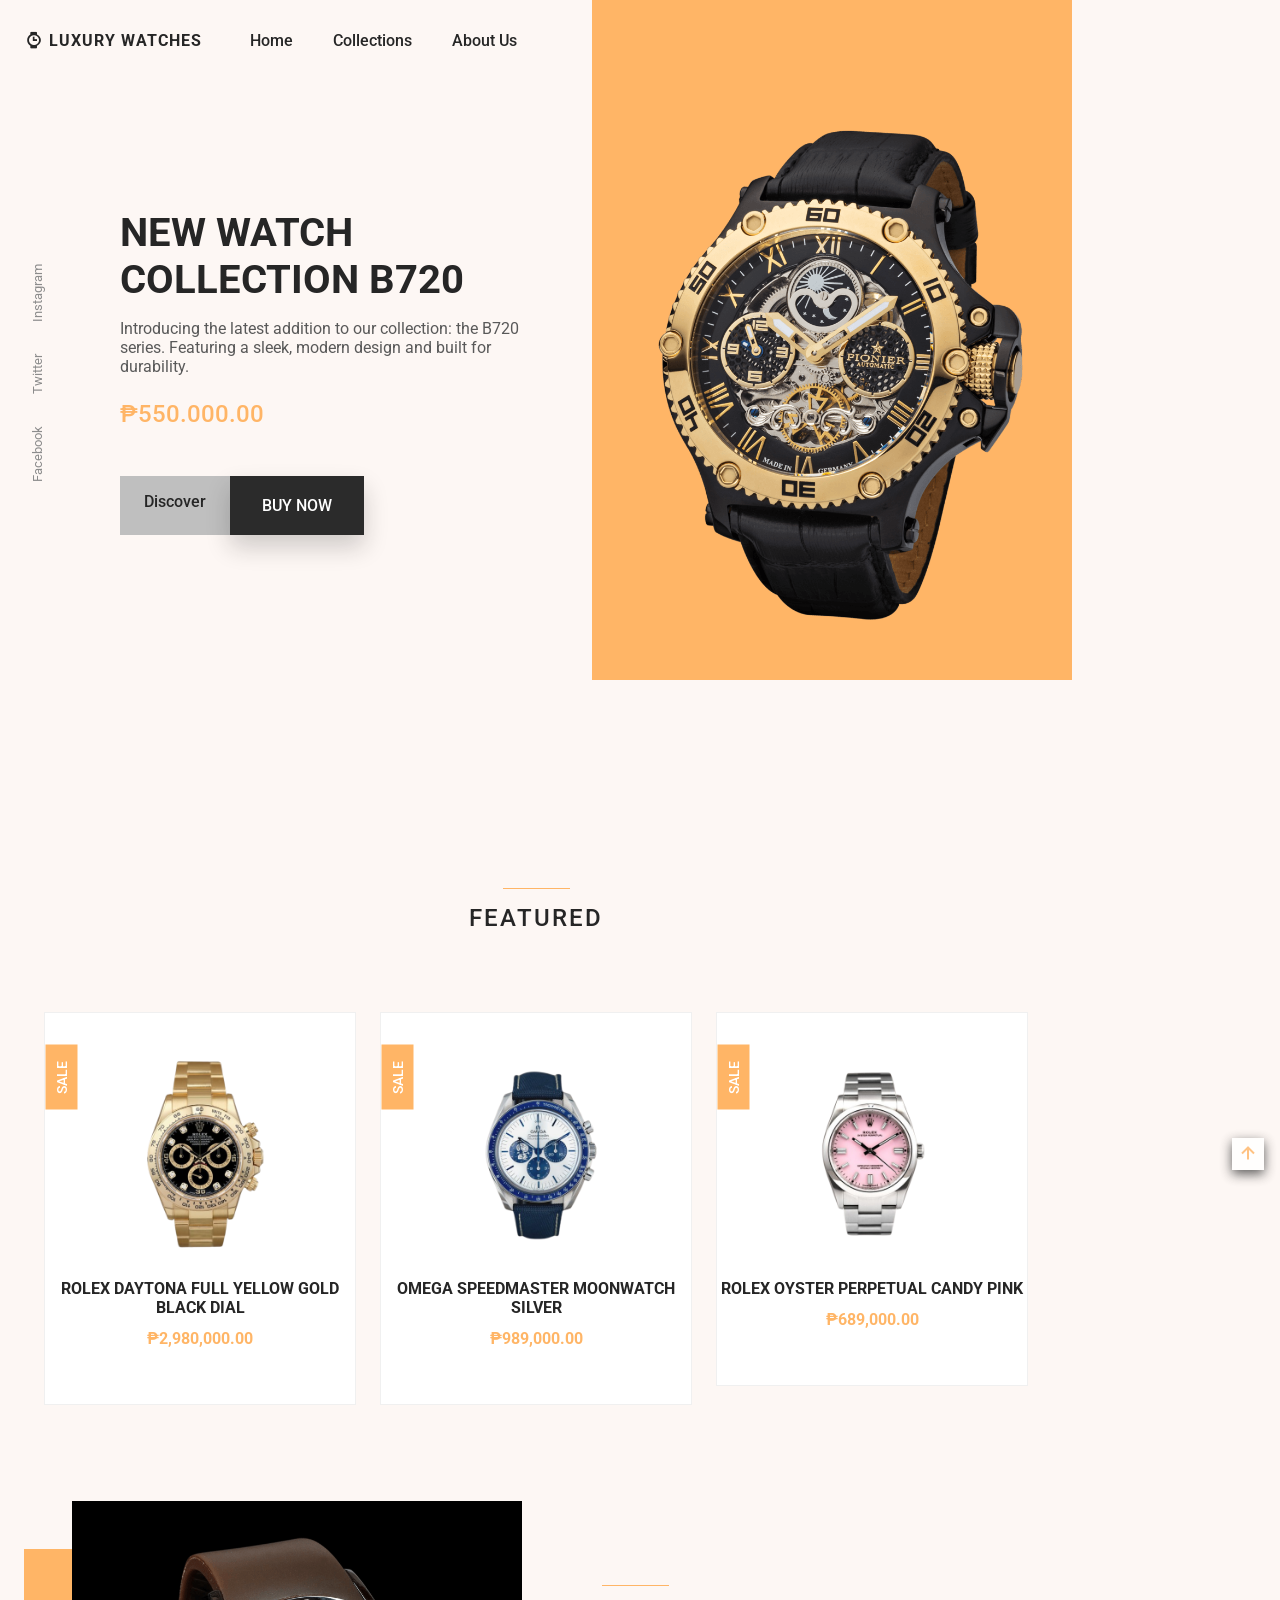
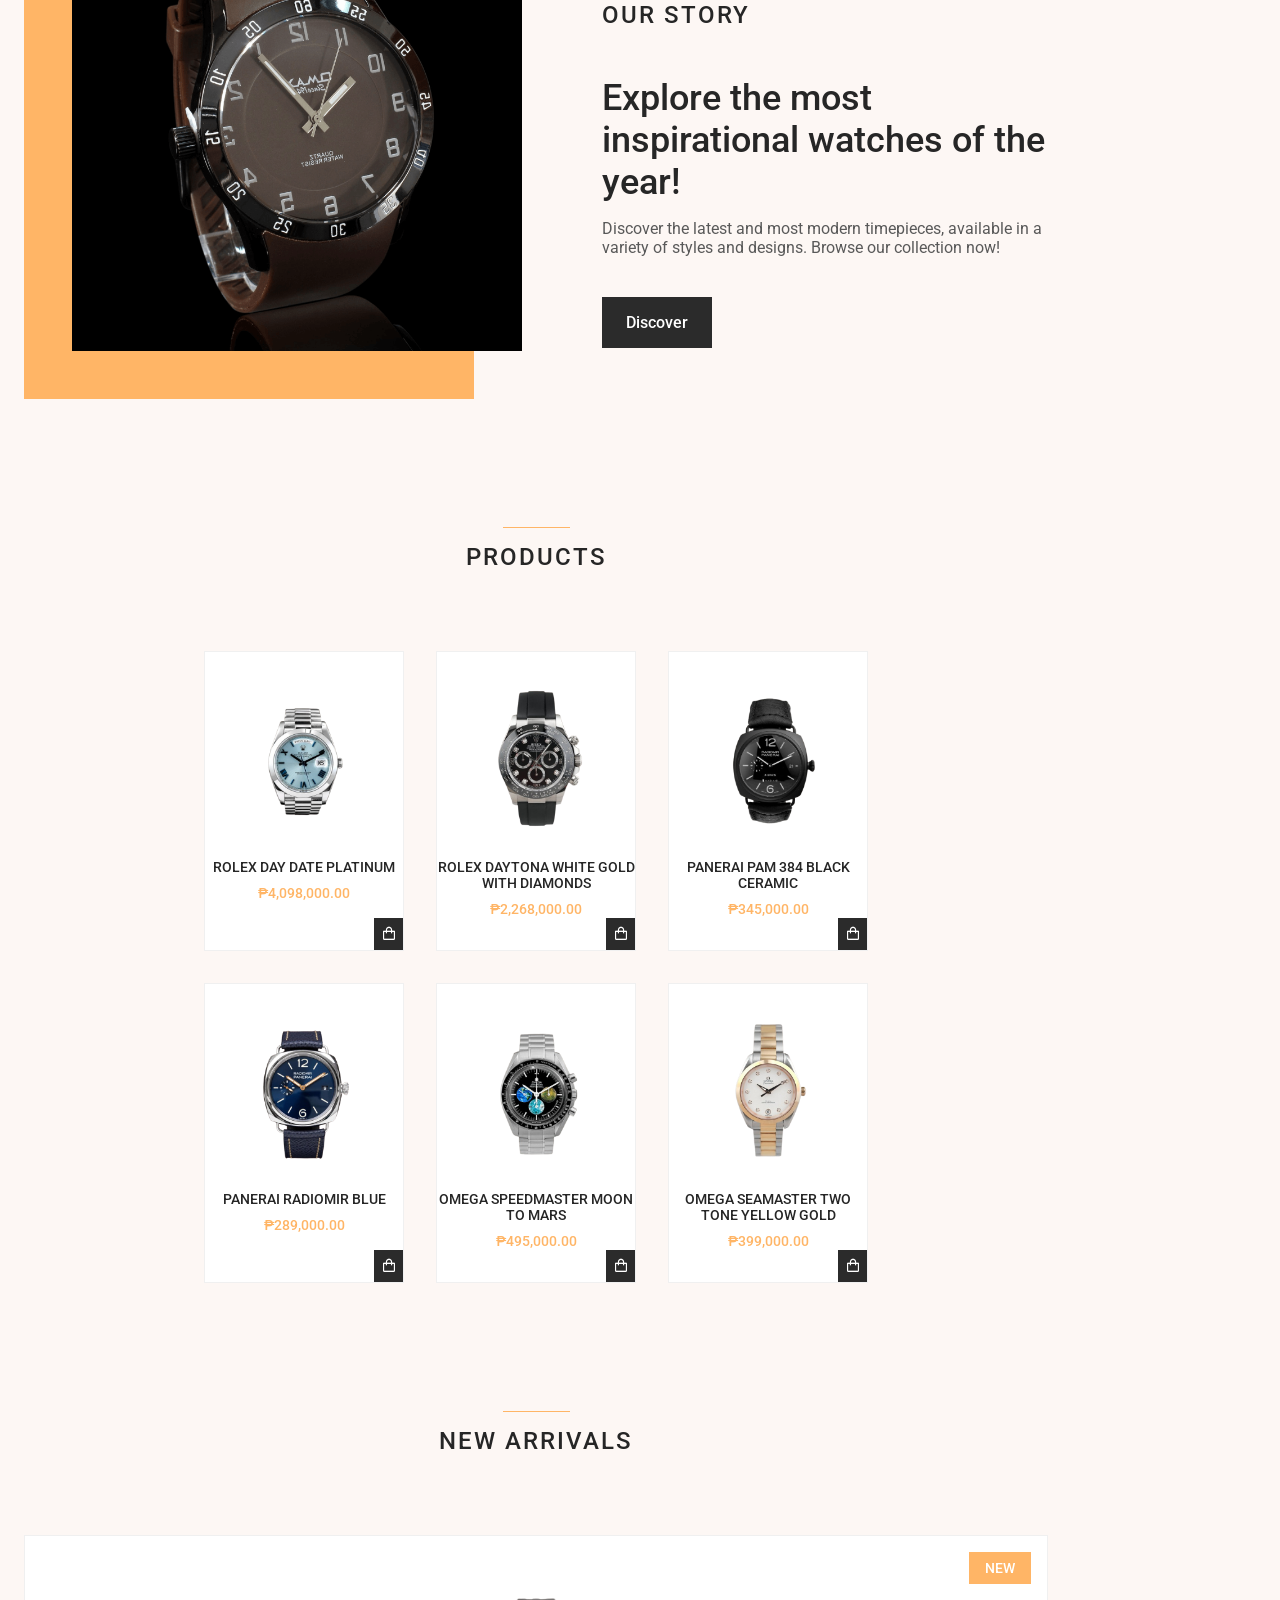
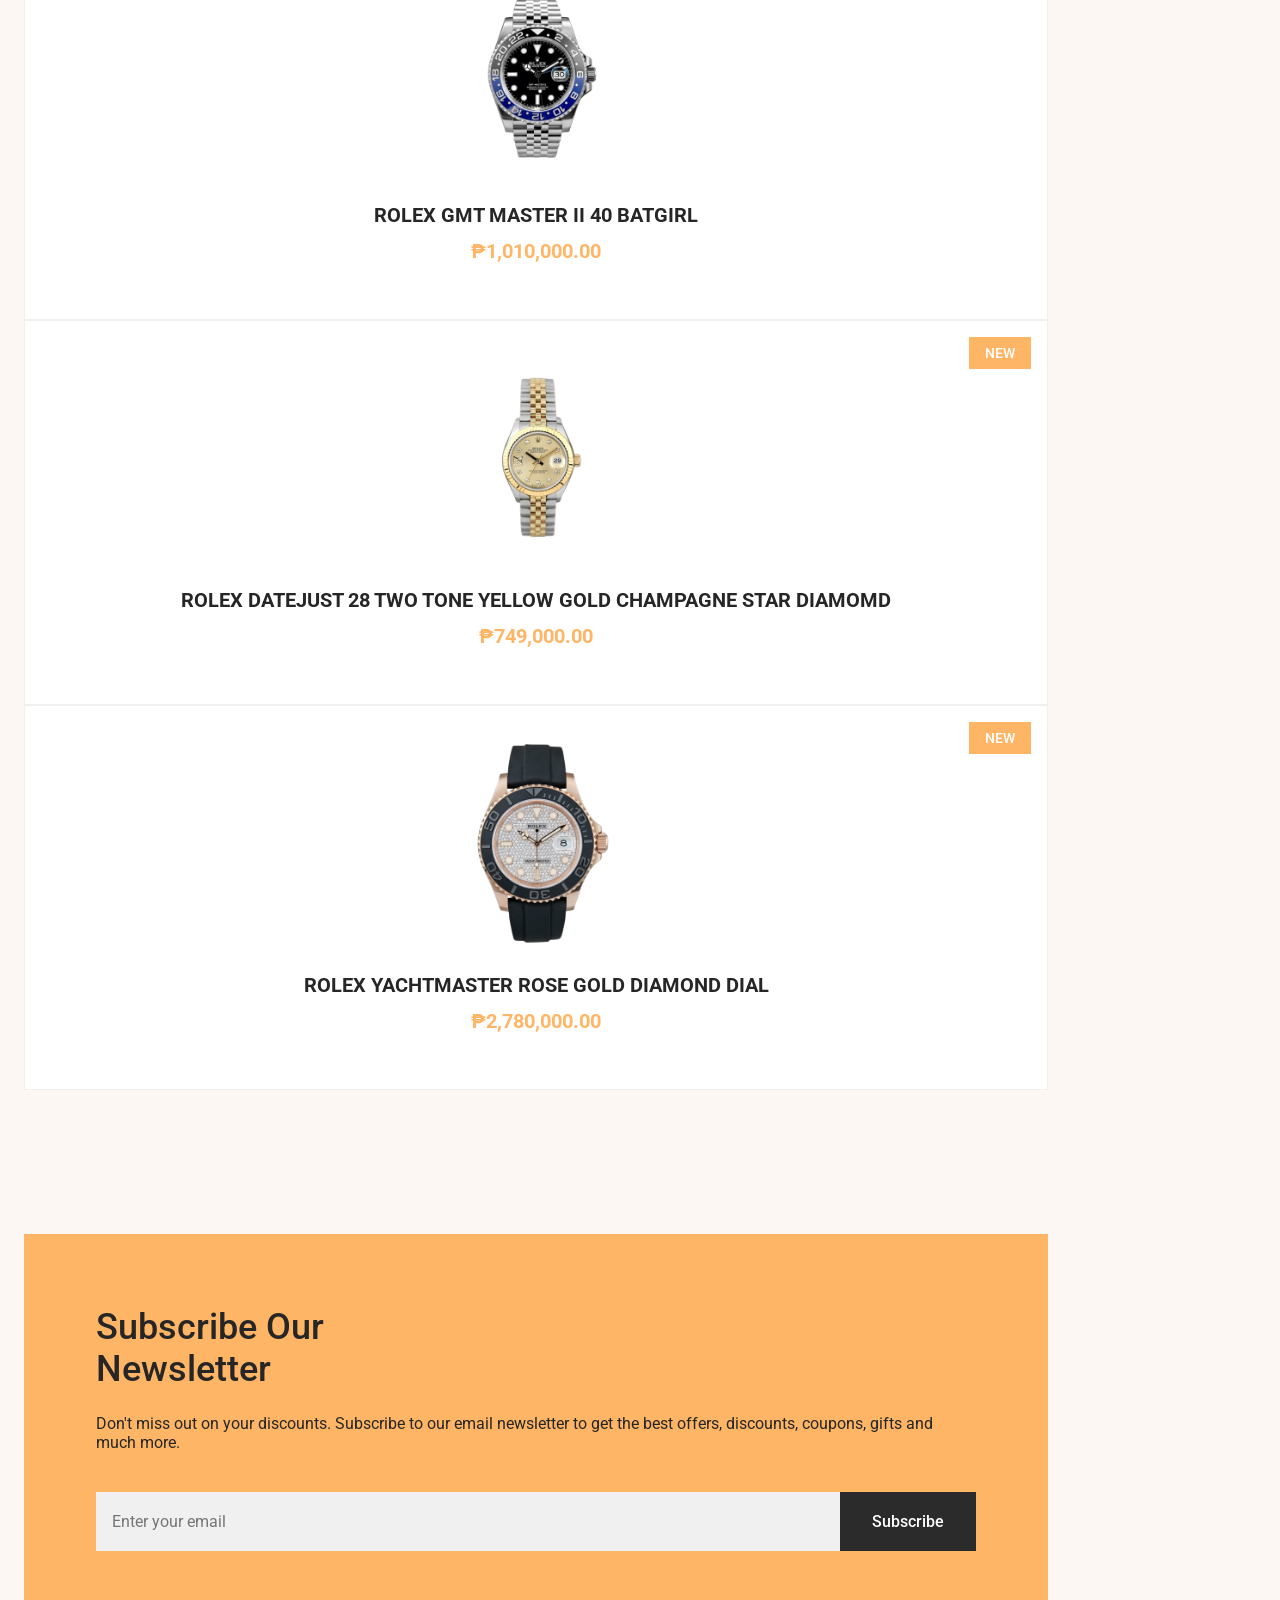
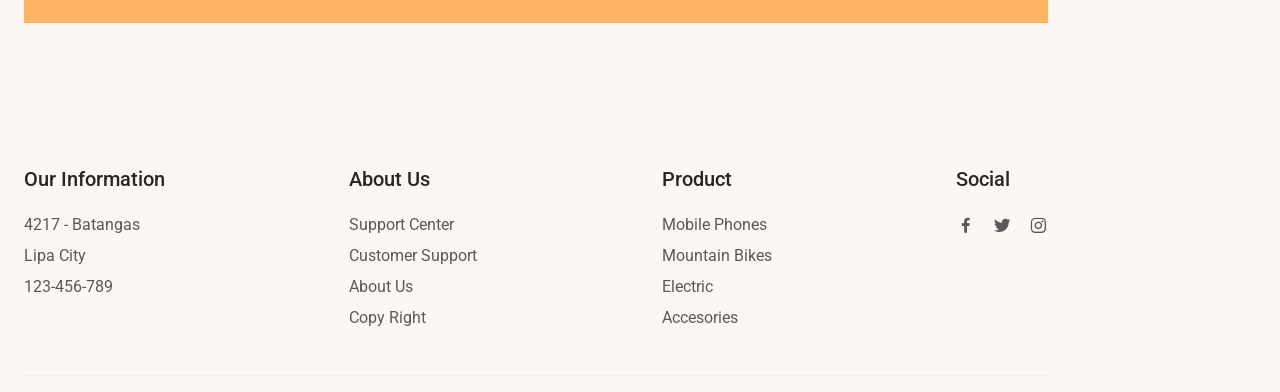
<file: luxury landing page/index.html>
<!DOCTYPE html>
<html lang="en">
<head>
    <meta charset="UTF-8">
        <meta name="viewport" content="width=device-width, initial-scale=1.0">

        <!--======== FAVICON ===============-->
        <link rel="shortcut icon" href="assets/img/favicon.png" type="image/x-icon">

        <!--======== BOXICONS ===============-->
        <link rel="stylesheet" href="https://cdn.jsdelivr.net/npm/boxicons@latest/css/boxicons.min.css">

       <!--========  CSS ===============-->
        <link rel="stylesheet" href="assets/css/styles.css">  

        <title>Luxury Watches</title>
</head>

    <!--https://htmlpreview.github.io/?https://github.com/Jhmn28/DC101-Web-Development-1/blob/668873fa2c5d1558fa387c739f3d765d50681cf3/luxury%20landing%20page/index.html-->
<body>
    <!--============= HEADER ====================-->
<header class="header" id="header">
    <nav class="nav container">
        <a href="#home" class="nav__logo">
            <i class="bx bxs-watch nav__logo-icon"></i> LUXURY WATCHES
        </a>

        <!-- Navigation Menu -->        
        <div class="nav__menu" id="nav-menu">
            <ul class="nav__list">
                <li class="nav__item">
                    <a href="#home" class="nav__link">Home</a>
                <li class="nav__item">
                    <a href="collections.html" class="nav__link">Collections</a>
                </li>
                </li>
                <li class="nav__item">
                    <a href="about.html" class="nav__link">About Us</a>
                </li>
            </ul>

            <div class="nav__close" id="nav-close">
                <i class="bx bx-x"></i>
            </div>
        </div>

        <!-- Toggle Button -->
        <div class="nav__toggle" id="nav-toggle">
            <i class="bx bx-menu"></i>
        </div>
    </nav>
</header>

    <!--============= MAIN ====================-->
    <main class="main">

        <!--============= HOME ====================-->
        <section class="home" id="home">
            <div class="home__container container grid">
                <div class="home__img-bg">
                    <img src="assets/img/home.png" alt="Home image" class="home__img">
                </div>
                
                <div class="home__social">
                    <a href="https://www.facebook.com/" target="_blank" class="home__social-link">
                        Facebook
                    </a>
                    <a href="https://twitter.com/" target="_blank" class="home__social-link">
                        Twitter
                    </a>
                    <a href="https://www.instagram.com/" target="_blank" class="home__social-link">
                        Instagram
                    </a>
                </div>

                <div class="home__data">
                    <h1 class="home__title">NEW WATCH <br> COLLECTION B720</h1>
                    <p class="home__description">
                        Introducing the latest addition to our collection: the B720 series. Featuring a sleek, modern design and built for durability.
                    </p>
                    <span class="home__price">₱550.000.00</span>

                    <div class="home__btns">
                        <a href="#" class="button button--gray button--small">
                            Discover
                        </a>

                        <a href="booking.html" class="button home__button">BUY NOW</a>
                    </div>
                </div>
            </div>
        </section>

        <!--============= FEATURED ====================-->
        <section class="featured section container" id="featured">
            <h2 class="section__title">
                Featured
            </h2>
            
            <div class="featured__container grid">
                <article class="featured__card">
                    <span class="featured__tag">Sale</span>

                    <img src="assets/img/featured1.png" alt="Featured image" class="featured__img">

                    <div class="featured__data">
                        <h3 class="featured__title">Rolex Daytona Full Yellow Gold Black Dial</h3>
                        <span class="featured__price">₱2,980,000.00</span>
                    </div>

                    <a href="booking.html" class="button featured__button">BUY NOW</a>
                </article>
                
                <article class="featured__card">
                    <span class="featured__tag">Sale</span>

                    <img src="assets/img/featured2.png" alt="Featured image" class="featured__img">

                    <div class="featured__data">
                        <h3 class="featured__title">Omega Speedmaster Moonwatch Silver</h3>
                        <span class="featured__price">₱989,000.00</span>
                    </div>

                    <a href="booking.html" class="button featured__button">BUY NOW</a>
                </article>

                <article class="featured__card">
                    <span class="featured__tag">Sale</span>

                    <img src="assets/img/featured3.png" alt="Featured image" class="featured__img">

                    <div class="featured__data">
                        <h3 class="featured__title">ROLEX Oyster Perpetual Candy Pink</h3>
                        <span class="featured__price">₱689,000.00</span>
                    </div>

                    <a href="booking.html" class="button featured__button">BUY NOW</a>
                </article>
            </div>
        </section>

        <!--============= STORY ====================-->
        <section class="story section container">
            <div class="story__container grid">
                <div class="story__data">
                    <h2 class="section__title story__section-title">
                        Our Story
                    </h2>
    
                    <h3 class="story__title">
                        Explore the most inspirational watches of the year! <br>
                    </h3>
    
                    <p class="story__description">
                        Discover the latest and most modern timepieces, available in a variety of styles and designs. Browse our collection now!
                    </p>
    
                    <a href="#" class="button button--small">Discover</a>
                </div>

                <div class="story__images">
                    <img src="assets/img/story.png" alt="Story image" class="story__img">
                    <div class="story__square"></div>
                </div>
                
            </div>
        </section>

        <!--============= PRODUCTS ====================-->
        <section class="products section container" id="products">
            <h2 class="section__title">
                Products
            </h2>

            <div class="products__container grid">
                <article class="products__card">
                    <img src="assets/img/product1.png" alt="Product image" class="products__img">

                    <h3 class="products__title">Rolex Day Date Platinum</h3>
                    <span class="products__price">₱4,098,000.00</span>

                    <button class="products__button">
                        <i class="bx bx-shopping-bag"></i>
                    </button>
                </article>
                <article class="products__card">
                    <img src="assets/img/product2.png" alt="Product image" class="products__img">

                    <h3 class="products__title">Rolex Daytona White Gold with Diamonds</h3>
                    <span class="products__price">₱2,268,000.00</span>

                    <button class="products__button">
                        <i class="bx bx-shopping-bag"></i>
                    </button>
                </article>
                <article class="products__card">
                    <img src="assets/img/product3.png" alt="Product image" class="products__img">

                    <h3 class="products__title">PANERAI PAM 384 Black Ceramic</h3>
                    <span class="products__price">₱345,000.00</span>

                    <button class="products__button">
                        <i class="bx bx-shopping-bag"></i>
                    </button>
                </article>
                <article class="products__card">
                    <img src="assets/img/product4.png" alt="Product image" class="products__img">

                    <h3 class="products__title">Panerai Radiomir Blue</h3>
                    <span class="products__price">₱289,000.00</span>

                    <button class="products__button">
                        <i class="bx bx-shopping-bag"></i>
                    </button>
                </article>
                <article class="products__card">
                    <img src="assets/img/product5.png" alt="Product image" class="products__img">

                    <h3 class="products__title">Omega Speedmaster Moon to Mars</h3>
                    <span class="products__price">₱495,000.00</span>

                    <button class="products__button">
                        <i class="bx bx-shopping-bag"></i>
                    </button>
                </article>
                <article class="products__card">
                    <img src="assets/img/product6.png" alt="Product image" class="products__img">

                    <h3 class="products__title">Omega Seamaster Two Tone Yellow Gold</h3>
                    <span class="products__price">₱399,000.00</span>

                    <button class="products__button">
                        <i class="bx bx-shopping-bag"></i>
                    </button>
                </article>
            </div>
        </section>

        <!--============= NEW ====================-->
        <section class="new section container" id="new">
            <h2 class="section__title">
                New Arrivals
            </h2>

            <div class="new__container">
                <div class="swiper new-swiper">
                    <div class="swiper-wrapper">
                        <article class="new__card swiper-slide">
                            <span class="new__tag">New</span>

                            <img src="assets/img/new1.png" alt="New Image" class="new__img">

                            <div class="new__data">
                                <h3 class="new__title">Rolex GMT Master II 40 Batgirl</h3>
                                <span class="new__price">₱1,010,000.00</span>
                            </div>

                            <a href="booking.html" class="button new__button">BUY NOW</a>
                        </article>

                        <article class="new__card swiper-slide">
                            <span class="new__tag">New</span>

                            <img src="assets/img/new2.png" alt="New Image" class="new__img">

                            <div class="new__data">
                                <h3 class="new__title">Rolex Datejust 28 Two Tone Yellow Gold Champagne Star Diamomd</h3>
                                <span class="new__price">₱749,000.00</span>
                            </div>

                            <a href="booking.html" class="button new__button">BUY NOW</a>
                        </article>

                        <article class="new__card swiper-slide">
                            <span class="new__tag">New</span>

                            <img src="assets/img/new3.png" alt="New Image" class="new__img">

                            <div class="new__data">
                                <h3 class="new__title">Rolex Yachtmaster Rose Gold Diamond Dial</h3>
                                <span class="new__price">₱2,780,000.00</span>
                            </div>

                            <a href="booking.html" class="button new__button">BUY NOW</a>
                        </article>

                    </div>
                </div>
            </div>
        </section>

        <!--============= NEWSLETTER ====================-->
        <section class="newsletter section container">
            <div class="newsletter__bg grid">
                <div>
                    <h2 class="newsletter__title">Subscribe Our <br> Newsletter</h2>
                    <p class="newsletter__description">
                        Don't miss out on your discounts. Subscribe to our email 
                        newsletter to get the best offers, discounts, coupons, 
                        gifts and much more.
                    </p>
                </div>

                <form action="" class="newsletter__subscribe">
                    <input type="email" placeholder="Enter your email" class="newsletter__input">
                    <button class="button">Subscribe</button>
                </form>
            </div>
        </section>
    </main>   
   <!--======== ===== FOOTER ====================-->
    <footer class="footer section">
        <div class="footer__container container grid">
            <div class="footer__content">
                <h3 class="footer__title">Our Information</h3>

                <ul class="footer__list">
                    <li>4217 - Batangas</li>
                    <li>Lipa City</li>
                    <li>123-456-789</li>
                </ul>
            </div>

            <div class="footer__content">
                <h3 class="footer__title">About Us</h3>

                <ul class="footer__links">
                    <li>
                        <a href="#" class="footer__link">Support Center</a>
                    </li>
                    <li>
                        <a href="#" class="footer__link">Customer Support</a>
                    </li>
                    <li>
                        <a href="#" class="footer__link">About Us</a>
                    </li>
                    <li>
                        <a href="#" class="footer__link">Copy Right</a>
                    </li>
                </ul>
            </div>
            
            <div class="footer__content">
                <h3 class="footer__title">Product</h3>

                <ul class="footer__links">
                    <li>
                        <a href="#" class="footer__link">Mobile Phones</a>
                    </li>
                    <li>
                        <a href="#" class="footer__link">Mountain Bikes</a>
                    </li>
                    <li>
                        <a href="#" class="footer__link">Electric</a>
                    </li>
                    <li>
                        <a href="#" class="footer__link">Accesories</a>
                    </li>
                </ul>
            </div>

            <div class="footer__content">
                <h3 class="footer__title">Social</h3>

                <ul class="footer__social">
                    <a href="https://www.facebook.com/" target="_blank" class="footer__social-link">
                        <i class='bx bxl-facebook'></i>
                    </a>
                    <a href="https://twitter.com/" target="_blank" class="footer__social-link">
                        <i class='bx bxl-twitter'></i>
                    </a>
                    <a href="https://www.instagram.com/" target="_blank" class="footer__social-link">
                        <i class='bx bxl-instagram'></i>
                    </a>
                </ul>
            </div>
        </div>
    </footer>

    <!--======== SCROLL UP ===============-->
    <a href="#" class="scrollup" id="scroll-up">
        <i class="bx bx-up-arrow-alt scrollup__icon"></i>
    </a>     

    <!--=============== MAIN JS ===============-->
    <script src="assets/js/main.js"></script>
</body>
</html>
</file>
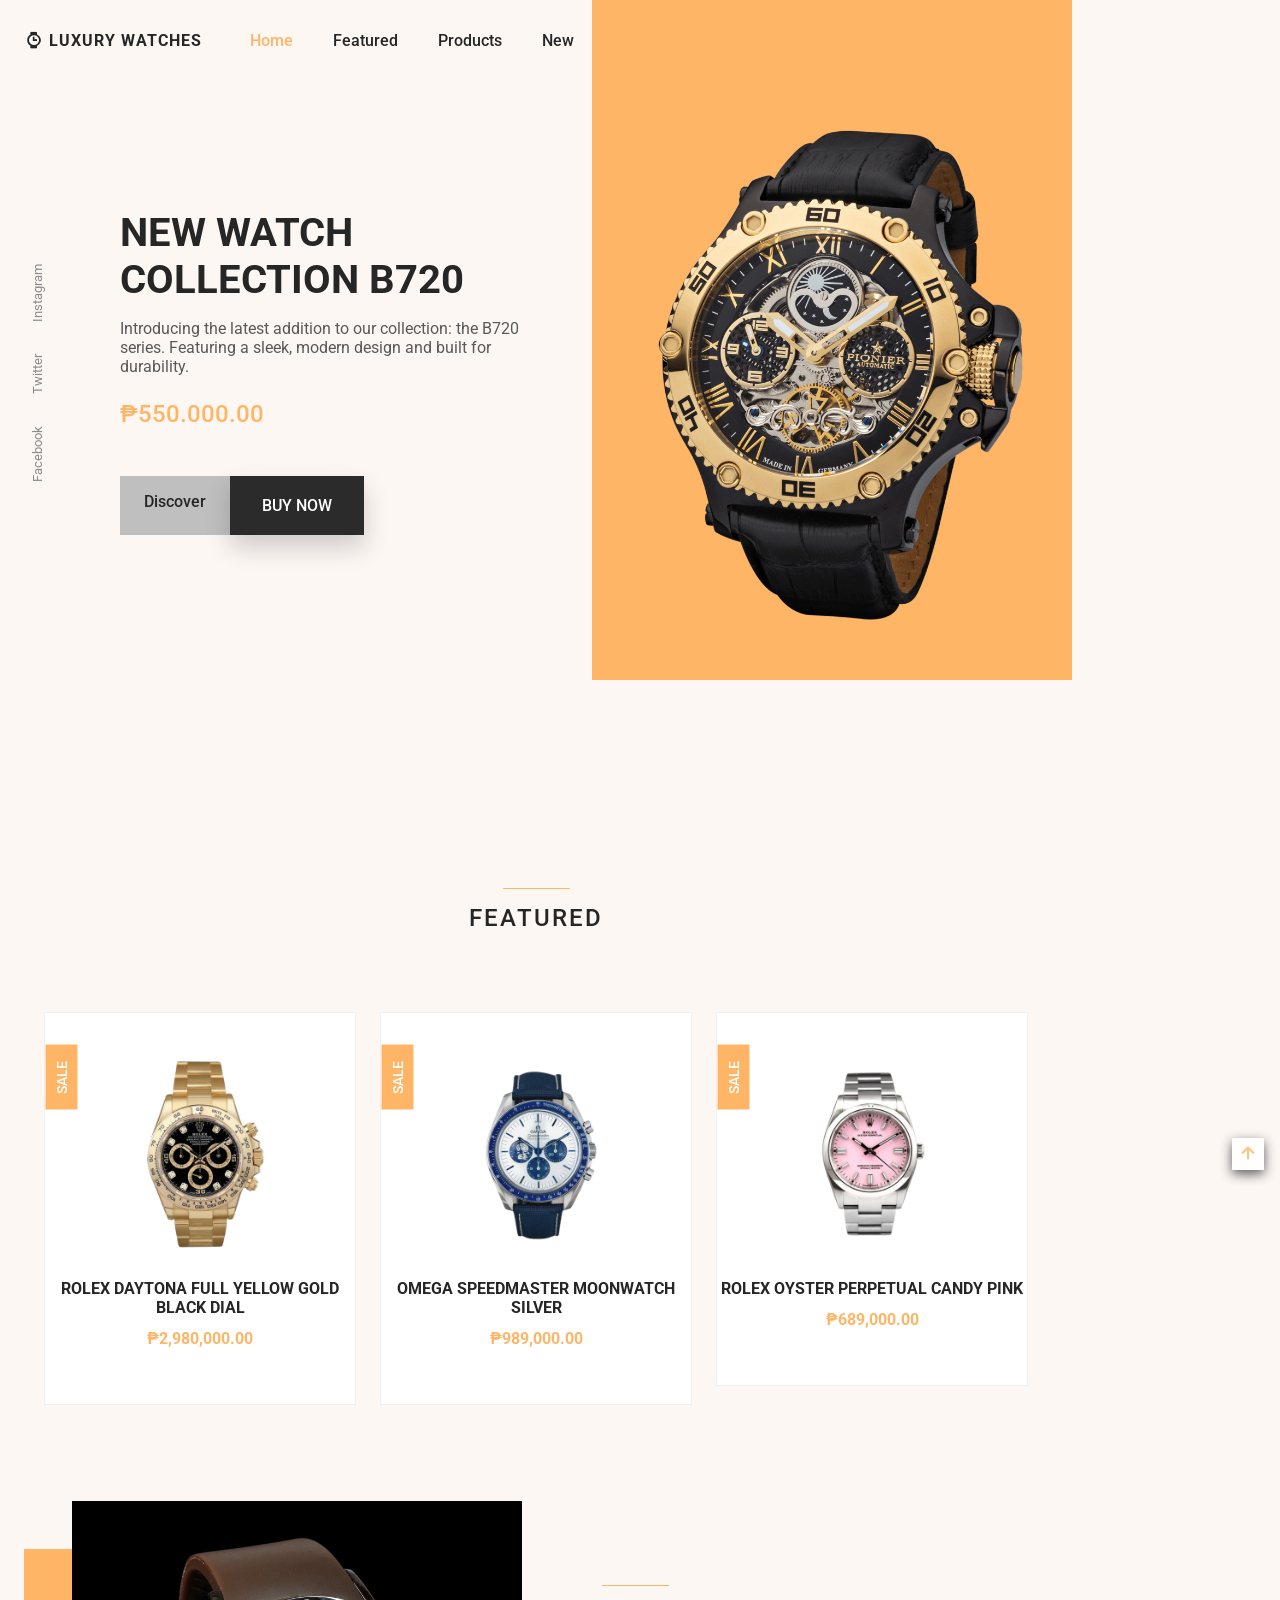
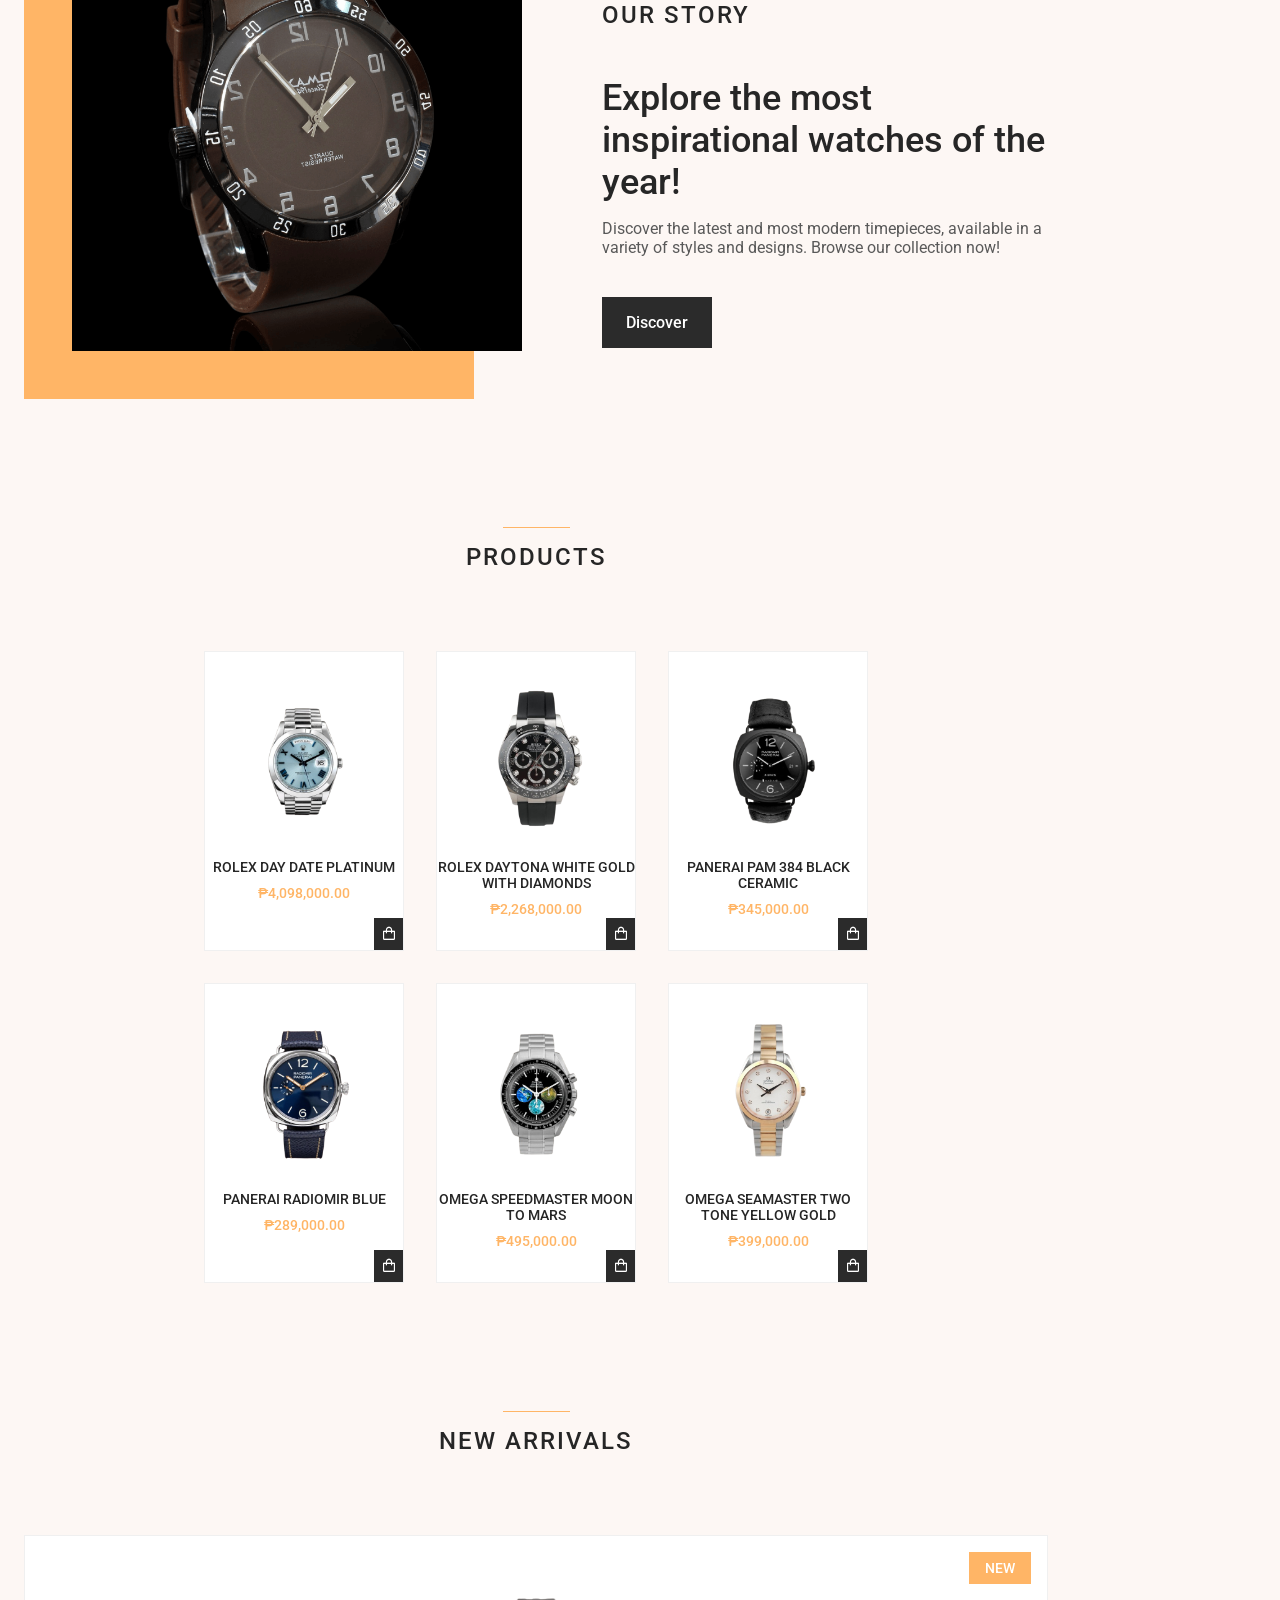
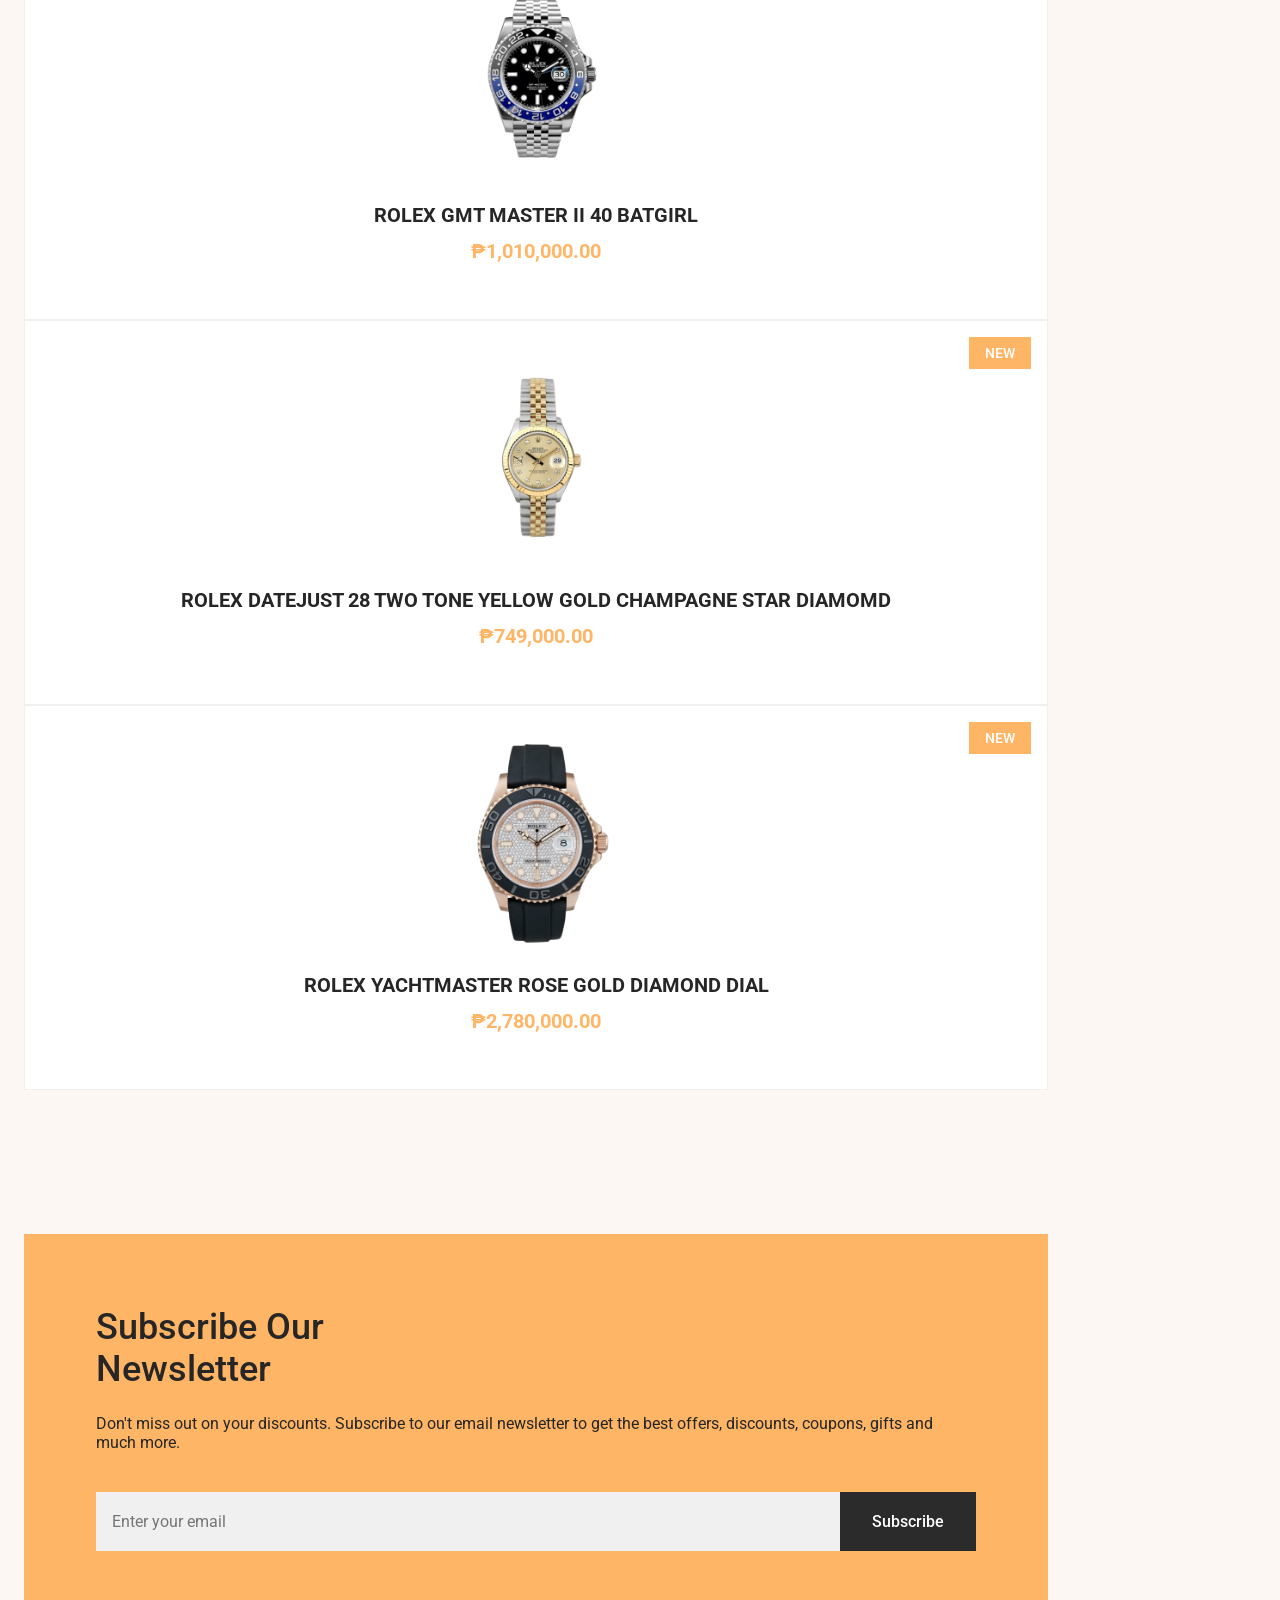
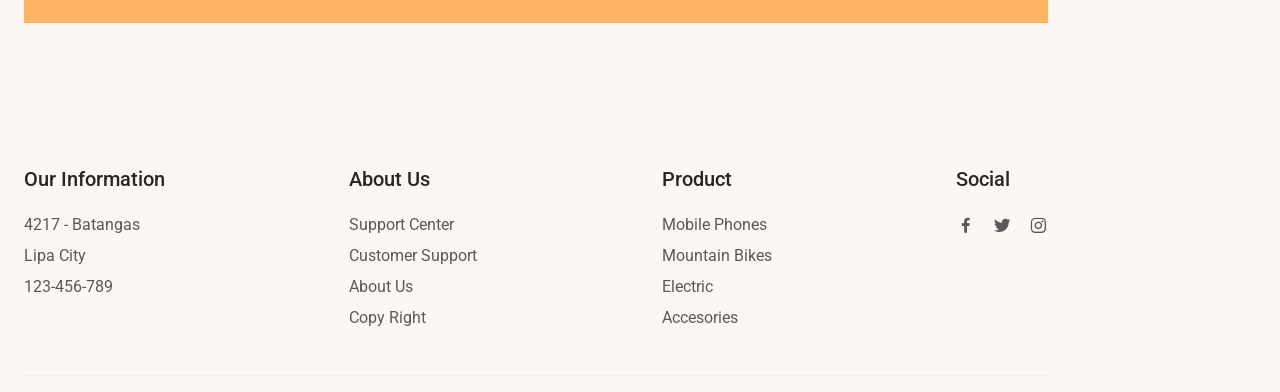
<file: Luxury watches landing page/index.html>
<!DOCTYPE html>
<html lang="en">
<head>
    <meta charset="UTF-8">
        <meta name="viewport" content="width=device-width, initial-scale=1.0">

        <!--======== FAVICON ===============-->
        <link rel="shortcut icon" href="assets/img/favicon.png" type="image/x-icon">

        <!--======== BOXICONS ===============-->
        <link rel="stylesheet" href="https://cdn.jsdelivr.net/npm/boxicons@latest/css/boxicons.min.css">

       <!--========  CSS ===============-->
        <link rel="stylesheet" href="assets/css/styles.css">  

        <title>Luxury Watches</title>
</head>
    <!--https://htmlpreview.github.io/?https://github.com/Jhmn28/DC101-Web-Development-1/blob/83e5f03be9899461077034c8834d34d0cf39f7e0/Luxury%20watches%20landing%20page/index.html-->
<body>
    <!--============= HEADER ====================-->
<header class="header" id="header">
    <nav class="nav container">
        <a href="#home" class="nav__logo">
            <i class="bx bxs-watch nav__logo-icon"></i> LUXURY WATCHES
        </a>

        <!-- Navigation Menu -->
        <div class="nav__menu" id="nav-menu">
            <ul class="nav__list">
                <li class="nav__item">
                    <a href="#home" class="nav__link active-link">Home</a>
                </li>
                <li class="nav__item">
                    <a href="#featured" class="nav__link">Featured</a>
                </li>
                <li class="nav__item">
                    <a href="#products" class="nav__link">Products</a>
                </li>
                <li class="nav__item">
                    <a href="#new" class="nav__link">New</a>
                </li>
            </ul>

            <div class="nav__close" id="nav-close">
                <i class="bx bx-x"></i>
            </div>
        </div>

        <!-- Toggle Button -->
        <div class="nav__toggle" id="nav-toggle">
            <i class="bx bx-menu"></i>
        </div>
    </nav>
</header>

    <!--============= MAIN ====================-->
    <main class="main">

        <!--============= HOME ====================-->
        <section class="home" id="home">
            <div class="home__container container grid">
                <div class="home__img-bg">
                    <img src="assets/img/home.png" alt="Home image" class="home__img">
                </div>
                
                <div class="home__social">
                    <a href="https://www.facebook.com/" target="_blank" class="home__social-link">
                        Facebook
                    </a>
                    <a href="https://twitter.com/" target="_blank" class="home__social-link">
                        Twitter
                    </a>
                    <a href="https://www.instagram.com/" target="_blank" class="home__social-link">
                        Instagram
                    </a>
                </div>

                <div class="home__data">
                    <h1 class="home__title">NEW WATCH <br> COLLECTION B720</h1>
                    <p class="home__description">
                        Introducing the latest addition to our collection: the B720 series. Featuring a sleek, modern design and built for durability.
                    </p>
                    <span class="home__price">₱550.000.00</span>

                    <div class="home__btns">
                        <a href="#" class="button button--gray button--small">
                            Discover
                        </a>

                        <button class="button home__button">BUY NOW</button>
                    </div>
                </div>
            </div>
        </section>

        <!--============= FEATURED ====================-->
        <section class="featured section container" id="featured">
            <h2 class="section__title">
                Featured
            </h2>
            
            <div class="featured__container grid">
                <article class="featured__card">
                    <span class="featured__tag">Sale</span>

                    <img src="assets/img/featured1.png" alt="Featured image" class="featured__img">

                    <div class="featured__data">
                        <h3 class="featured__title">Rolex Daytona Full Yellow Gold Black Dial</h3>
                        <span class="featured__price">₱2,980,000.00</span>
                    </div>

                    <button class="button featured__button">BUY NOW</button>
                </article>
                
                <article class="featured__card">
                    <span class="featured__tag">Sale</span>

                    <img src="assets/img/featured2.png" alt="Featured image" class="featured__img">

                    <div class="featured__data">
                        <h3 class="featured__title">Omega Speedmaster Moonwatch Silver</h3>
                        <span class="featured__price">₱989,000.00</span>
                    </div>

                    <button class="button featured__button">BUY NOW</button>
                </article>

                <article class="featured__card">
                    <span class="featured__tag">Sale</span>

                    <img src="assets/img/featured3.png" alt="Featured image" class="featured__img">

                    <div class="featured__data">
                        <h3 class="featured__title">ROLEX Oyster Perpetual Candy Pink</h3>
                        <span class="featured__price">₱689,000.00</span>
                    </div>

                    <button class="button featured__button">BUY NOW</button>
                </article>
            </div>
        </section>

        <!--============= STORY ====================-->
        <section class="story section container">
            <div class="story__container grid">
                <div class="story__data">
                    <h2 class="section__title story__section-title">
                        Our Story
                    </h2>
    
                    <h3 class="story__title">
                        Explore the most inspirational watches of the year! <br>
                    </h3>
    
                    <p class="story__description">
                        Discover the latest and most modern timepieces, available in a variety of styles and designs. Browse our collection now!
                    </p>
    
                    <a href="#" class="button button--small">Discover</a>
                </div>

                <div class="story__images">
                    <img src="assets/img/story.png" alt="Story image" class="story__img">
                    <div class="story__square"></div>
                </div>
                
            </div>
        </section>

        <!--============= PRODUCTS ====================-->
        <section class="products section container" id="products">
            <h2 class="section__title">
                Products
            </h2>

            <div class="products__container grid">
                <article class="products__card">
                    <img src="assets/img/product1.png" alt="Product image" class="products__img">

                    <h3 class="products__title">Rolex Day Date Platinum</h3>
                    <span class="products__price">₱4,098,000.00</span>

                    <button class="products__button">
                        <i class="bx bx-shopping-bag"></i>
                    </button>
                </article>
                <article class="products__card">
                    <img src="assets/img/product2.png" alt="Product image" class="products__img">

                    <h3 class="products__title">Rolex Daytona White Gold with Diamonds</h3>
                    <span class="products__price">₱2,268,000.00</span>

                    <button class="products__button">
                        <i class="bx bx-shopping-bag"></i>
                    </button>
                </article>
                <article class="products__card">
                    <img src="assets/img/product3.png" alt="Product image" class="products__img">

                    <h3 class="products__title">PANERAI PAM 384 Black Ceramic</h3>
                    <span class="products__price">₱345,000.00</span>

                    <button class="products__button">
                        <i class="bx bx-shopping-bag"></i>
                    </button>
                </article>
                <article class="products__card">
                    <img src="assets/img/product4.png" alt="Product image" class="products__img">

                    <h3 class="products__title">Panerai Radiomir Blue</h3>
                    <span class="products__price">₱289,000.00</span>

                    <button class="products__button">
                        <i class="bx bx-shopping-bag"></i>
                    </button>
                </article>
                <article class="products__card">
                    <img src="assets/img/product5.png" alt="Product image" class="products__img">

                    <h3 class="products__title">Omega Speedmaster Moon to Mars</h3>
                    <span class="products__price">₱495,000.00</span>

                    <button class="products__button">
                        <i class="bx bx-shopping-bag"></i>
                    </button>
                </article>
                <article class="products__card">
                    <img src="assets/img/product6.png" alt="Product image" class="products__img">

                    <h3 class="products__title">Omega Seamaster Two Tone Yellow Gold</h3>
                    <span class="products__price">₱399,000.00</span>

                    <button class="products__button">
                        <i class="bx bx-shopping-bag"></i>
                    </button>
                </article>
            </div>
        </section>

        <!--============= NEW ====================-->
        <section class="new section container" id="new">
            <h2 class="section__title">
                New Arrivals
            </h2>

            <div class="new__container">
                <div class="swiper new-swiper">
                    <div class="swiper-wrapper">
                        <article class="new__card swiper-slide">
                            <span class="new__tag">New</span>

                            <img src="assets/img/new1.png" alt="New Image" class="new__img">

                            <div class="new__data">
                                <h3 class="new__title">Rolex GMT Master II 40 Batgirl</h3>
                                <span class="new__price">₱1,010,000.00</span>
                            </div>

                            <button class="button new__button">BUY NOW</button>
                        </article>

                        <article class="new__card swiper-slide">
                            <span class="new__tag">New</span>

                            <img src="assets/img/new2.png" alt="New Image" class="new__img">

                            <div class="new__data">
                                <h3 class="new__title">Rolex Datejust 28 Two Tone Yellow Gold Champagne Star Diamomd</h3>
                                <span class="new__price">₱749,000.00</span>
                            </div>

                            <button class="button new__button">BUY NOW</button>
                        </article>

                        <article class="new__card swiper-slide">
                            <span class="new__tag">New</span>

                            <img src="assets/img/new3.png" alt="New Image" class="new__img">

                            <div class="new__data">
                                <h3 class="new__title">Rolex Yachtmaster Rose Gold Diamond Dial</h3>
                                <span class="new__price">₱2,780,000.00</span>
                            </div>

                            <button class="button new__button">BUY NOW</button>
                        </article>

                    </div>
                </div>
            </div>
        </section>

        <!--============= NEWSLETTER ====================-->
        <section class="newsletter section container">
            <div class="newsletter__bg grid">
                <div>
                    <h2 class="newsletter__title">Subscribe Our <br> Newsletter</h2>
                    <p class="newsletter__description">
                        Don't miss out on your discounts. Subscribe to our email 
                        newsletter to get the best offers, discounts, coupons, 
                        gifts and much more.
                    </p>
                </div>

                <form action="" class="newsletter__subscribe">
                    <input type="email" placeholder="Enter your email" class="newsletter__input">
                    <button class="button">Subscribe</button>
                </form>
            </div>
        </section>
    </main>   
   <!--======== ===== FOOTER ====================-->
    <footer class="footer section">
        <div class="footer__container container grid">
            <div class="footer__content">
                <h3 class="footer__title">Our Information</h3>

                <ul class="footer__list">
                    <li>4217 - Batangas</li>
                    <li>Lipa City</li>
                    <li>123-456-789</li>
                </ul>
            </div>

            <div class="footer__content">
                <h3 class="footer__title">About Us</h3>

                <ul class="footer__links">
                    <li>
                        <a href="#" class="footer__link">Support Center</a>
                    </li>
                    <li>
                        <a href="#" class="footer__link">Customer Support</a>
                    </li>
                    <li>
                        <a href="#" class="footer__link">About Us</a>
                    </li>
                    <li>
                        <a href="#" class="footer__link">Copy Right</a>
                    </li>
                </ul>
            </div>
            
            <div class="footer__content">
                <h3 class="footer__title">Product</h3>

                <ul class="footer__links">
                    <li>
                        <a href="#" class="footer__link">Mobile Phones</a>
                    </li>
                    <li>
                        <a href="#" class="footer__link">Mountain Bikes</a>
                    </li>
                    <li>
                        <a href="#" class="footer__link">Electric</a>
                    </li>
                    <li>
                        <a href="#" class="footer__link">Accesories</a>
                    </li>
                </ul>
            </div>

            <div class="footer__content">
                <h3 class="footer__title">Social</h3>

                <ul class="footer__social">
                    <a href="https://www.facebook.com/" target="_blank" class="footer__social-link">
                        <i class='bx bxl-facebook'></i>
                    </a>
                    <a href="https://twitter.com/" target="_blank" class="footer__social-link">
                        <i class='bx bxl-twitter'></i>
                    </a>
                    <a href="https://www.instagram.com/" target="_blank" class="footer__social-link">
                        <i class='bx bxl-instagram'></i>
                    </a>
                </ul>
            </div>
        </div>
    </footer>

    <!--======== SCROLL UP ===============-->
    <a href="#" class="scrollup" id="scroll-up">
        <i class="bx bx-up-arrow-alt scrollup__icon"></i>
    </a>     

    <!--=============== MAIN JS ===============-->
    <script src="assets/js/main.js"></script>
</body>
</html>
</file>
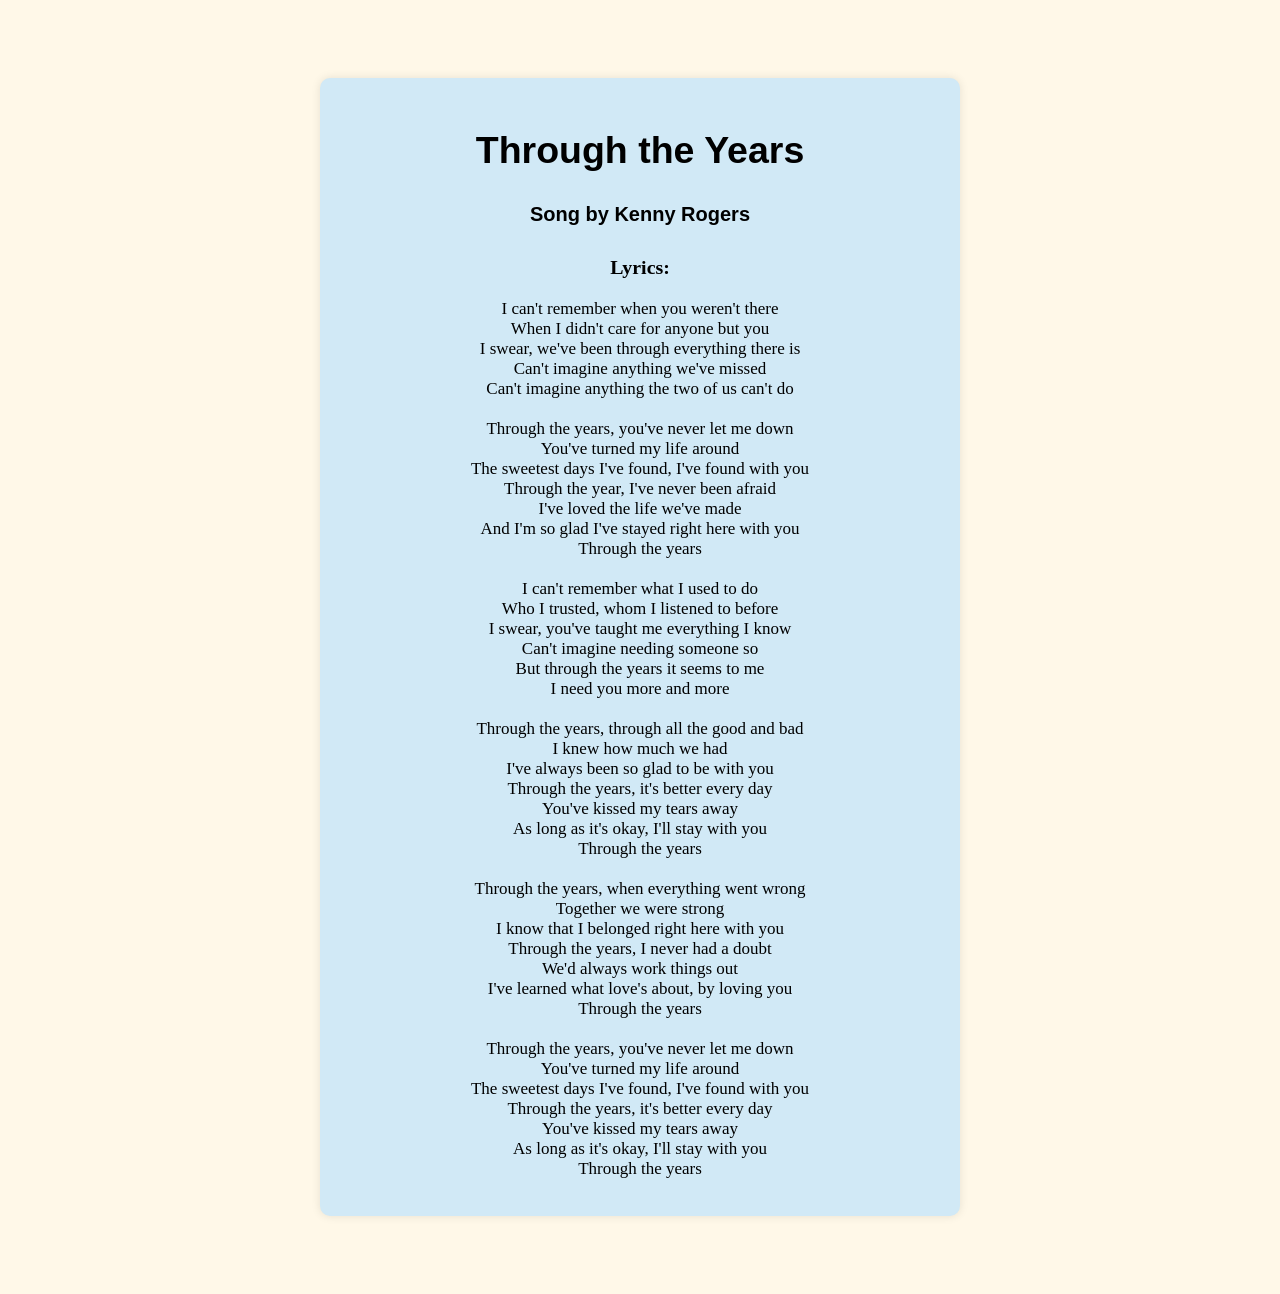
<file: Jhoman_lyrics.html>
<!DOCTYPE html>
<html>
<head>
    <title>Through the Years</title>
    
</head>
    <!--http://htmlpreview.github.io/?https://github.com/Jhmn28/DC101-Web-Development-1/blob/322a43f00b93d2ae64826b657631e56ca4655bd5/Jhoman_lyrics.html-->
<body style="font-family: Arial, sans-serif;
            background-color: #FFF8E8;
            text-align: center;
            padding: 50px;">

    <div style="margin: 20px auto;
            padding: 20px;
            background-color: #D1E9F6;
            font-size: 25px;
            box-shadow: 0px 0px 10px rgba(0, 0, 0, 0.1);
            border-radius: 10px;
            max-width: 600px;">
        <h2>Through the Years</h2>
        <h4 style="font-size: 20px;">Song by Kenny Rogers</h4>
        <div style="margin-top: 30px;
            text-align: center;
            font-family: Serif;
            font-size: 17px;">
            <h3>Lyrics:</h3>
            <p>
                I can't remember when you weren't there<br>
                When I didn't care for anyone but you<br>
                I swear, we've been through everything there is<br>
                Can't imagine anything we've missed<br>
                Can't imagine anything the two of us can't do<br><br>
                
                Through the years, you've never let me down<br>
                You've turned my life around<br>
                The sweetest days I've found, I've found with you<br>
                Through the year, I've never been afraid<br>
                I've loved the life we've made<br>
                And I'm so glad I've stayed right here with you<br>
                Through the years<br><br>
                
                I can't remember what I used to do<br>
                Who I trusted, whom I listened to before<br>
                I swear, you've taught me everything I know<br>
                Can't imagine needing someone so<br>
                But through the years it seems to me<br>
                I need you more and more<br><br>
                
                Through the years, through all the good and bad<br>
                I knew how much we had<br>
                I've always been so glad to be with you<br>
                Through the years, it's better every day<br>
                You've kissed my tears away<br>
                As long as it's okay, I'll stay with you<br>
                Through the years<br><br>
                
                Through the years, when everything went wrong<br>
                Together we were strong<br>
                I know that I belonged right here with you<br>
                Through the years, I never had a doubt<br>
                We'd always work things out<br>
                I've learned what love's about, by loving you<br>
                Through the years<br><br>
                
                Through the years, you've never let me down<br>
                You've turned my life around<br>
                The sweetest days I've found, I've found with you<br>
                Through the years, it's better every day<br>
                You've kissed my tears away<br>
                As long as it's okay, I'll stay with you<br>
                Through the years

            </p>
        </div>
    </div>

</body>
</html>
</file>
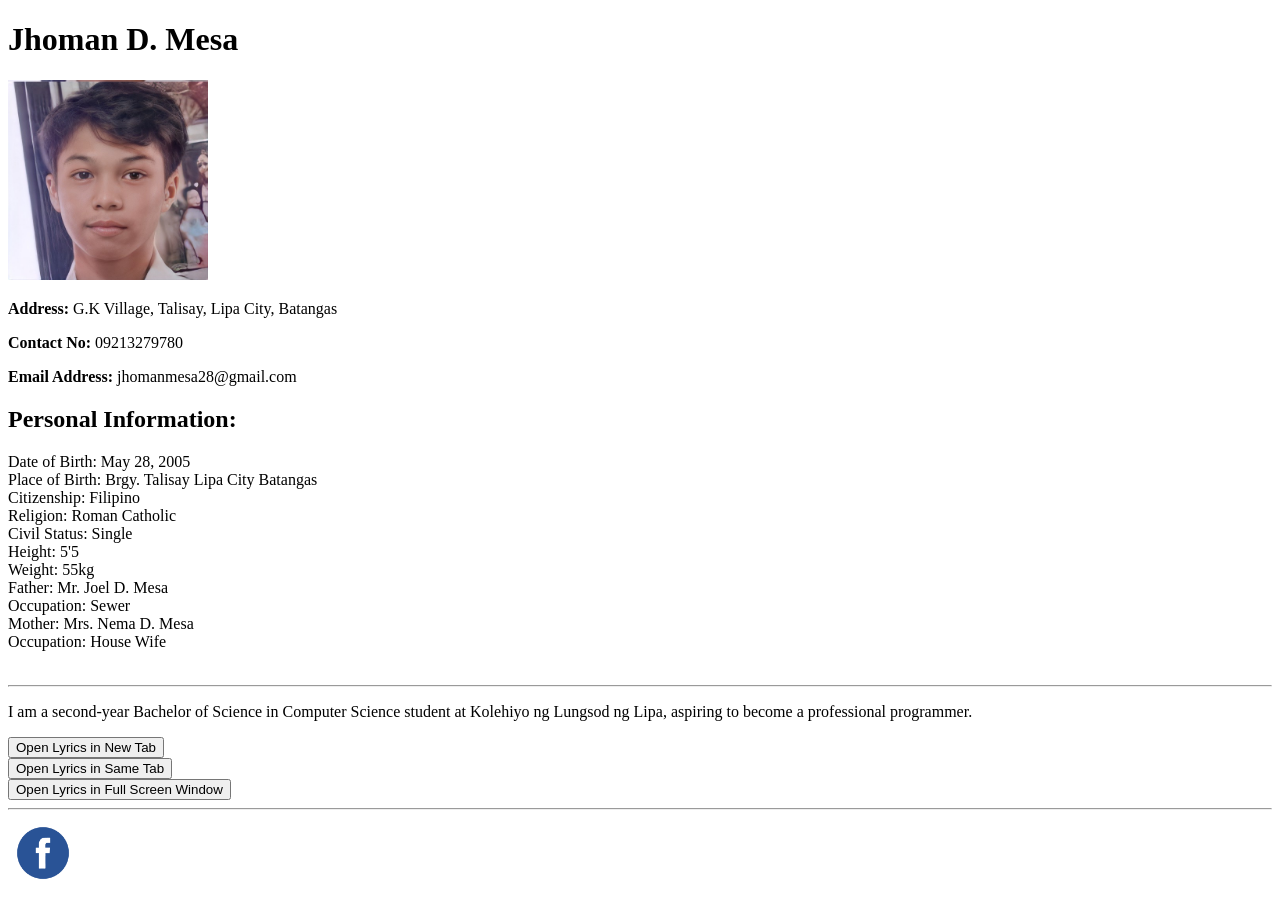
<file: Assignment_Jhoman Mesa/Bio.html>
<!DOCTYPE html>
<html>
  <head>
    <title>Bio</title>
  </head>
  <!--https://htmlpreview.github.io/?https://github.com/Jhmn28/DC101-Web-Development-1/blob/c93e914d4948de7124ac713dc15f9a33b73bf7ca/Assignment_Jhoman%20Mesa/Bio.html-->
        <body>
            <h1>Jhoman D. Mesa</h1>
            <img src="jhoman.jpg" width="200" height="200">
              <p><b>Address:</b> G.K Village, Talisay, Lipa City, Batangas</p>
              <p><b>Contact No:</b> 09213279780</p>
              <p><b>Email Address:</b> jhomanmesa28@gmail.com</p>
                                
                <h2>Personal Information:</h2>
    
                <p>Date of Birth: May 28, 2005<br>
                Place of Birth: Brgy. Talisay Lipa City Batangas<br>
                Citizenship: Filipino<br>
                Religion: Roman Catholic<br>
                Civil Status: Single<br>
                Height: 5'5<br>
                Weight: 55kg<br>
                Father: Mr. Joel D. Mesa<br>
                Occupation: Sewer<br>
                Mother: Mrs. Nema D. Mesa<br>
                Occupation: House Wife<br><br></p>
          <hr>
          <p>I am a second-year Bachelor of Science in Computer Science student at Kolehiyo ng Lungsod ng Lipa, aspiring to become a professional programmer.</p>
                    
                    
          <a href="Jhoman_Mesa_lyrics.html" target="_blank">
        <button>Open Lyrics in New Tab</button><br>
          </a>
          <a href="Jhoman_Mesa_lyrics.html">
        <button>Open Lyrics in Same Tab</button><br>
          </a>
          <a href="Jhoman_Mesa_lyrics.html" target="_blank" onclick="this.target='new'; window.open('Jhoman_Mesa_lyrics.html', 'new', 'fullscreen=yes'); return false;">
        <button>Open Lyrics in Full Screen Window</button>
          </a>
          <hr>
          <a href="https://www.facebook.com/jhoman.mesa.28?mibextid=ZbWKwL">
            <img src="fb.png" width="70px">
          </a>
          
        </body>
</html>
</file>
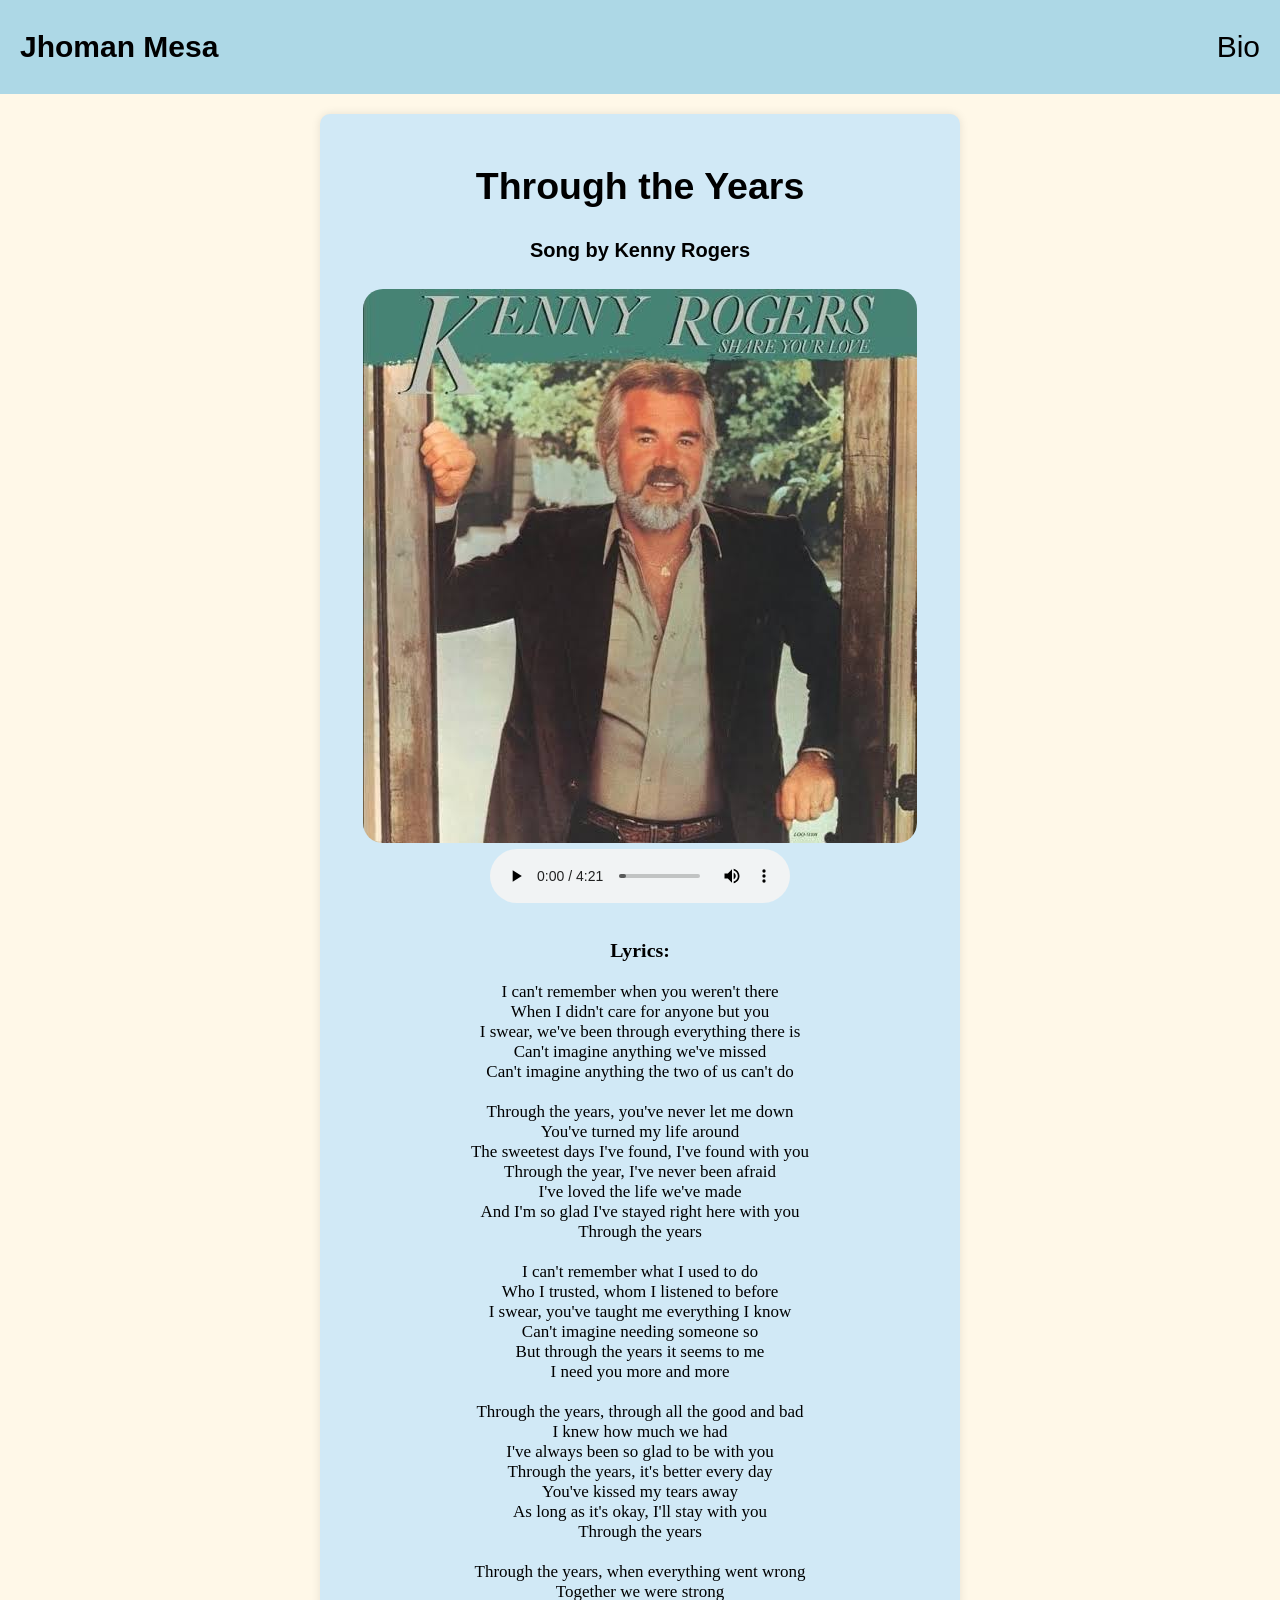
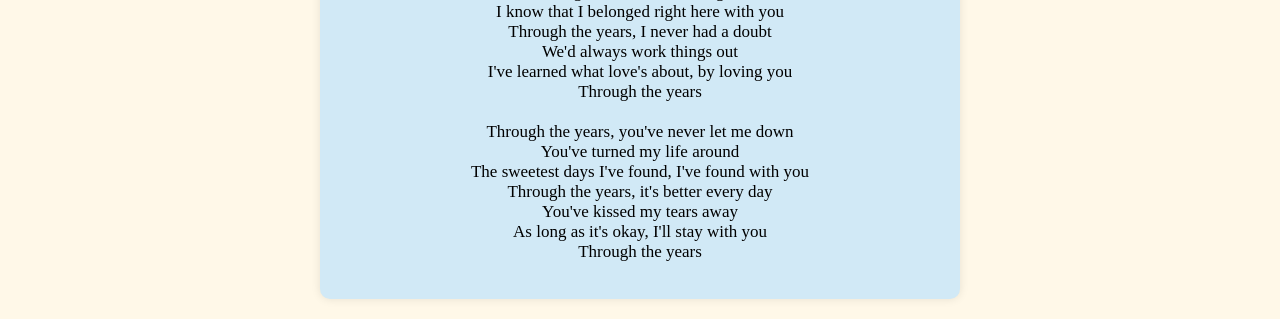
<file: Assignment_Jhoman Mesa/Jhoman_Mesa_lyrics.html>
<!DOCTYPE html>
<html lang="en">
<head>
    <meta charset="UTF-8">
    <meta name="viewport" content="width=device-width, initial-scale=1.0">
    <title>Through the Years</title>
    
</head>
    <!--https://htmlpreview.github.io/?https://github.com/Jhmn28/DC101-Web-Development-1/blob/d27faa022d63a5a8ee89babddafcb9c0bc08dc52/Assignment_Jhoman%20Mesa/Jhoman_Mesa_lyrics.html-->
<body style="font-family: Arial, sans-serif;
            background-color: #FFF8E8;
            text-align: center;
            padding: 0px;
            margin: 0px;">
    <header style="display: flex;
            justify-content: space-between;
            align-items: center;
            background-color: lightblue;
            padding: 10px 20px;">
        <h1 style="color: black;
            font-size: 30px;
            font-weight: bold;">Jhoman Mesa</h1>
        <div>
            <a href="Bio.html" style="color: black; text-decoration: none; margin-left: 15px; font-size: 30px;">Bio</a>
        </div>
    </header>

    <div style="margin: 20px auto;
            padding: 20px;
            background-color: #D1E9F6;
            font-size: 25px;
            box-shadow: 0px 0px 10px rgba(0, 0, 0, 0.1);
            border-radius: 10px;
            max-width: 600px;">
        <h2>Through the Years</h2>
        <h4 style="font-size: 20px;">Song by Kenny Rogers</h4>
        <img style="border-radius: 20px;" src="kennyrogers.jpeg"> 
        <audio controls>
            <source src="Through_the_years.mp3" type="audio/mpeg">
            Your browser does not support the audio element.
        </audio>

        <div style="margin-top: 30px;
            text-align: center;
            font-family: Serif;
            font-size: 17px;">
            <h3>Lyrics:</h3>
            <p>
                I can't remember when you weren't there<br>
                When I didn't care for anyone but you<br>
                I swear, we've been through everything there is<br>
                Can't imagine anything we've missed<br>
                Can't imagine anything the two of us can't do<br><br>
                
                Through the years, you've never let me down<br>
                You've turned my life around<br>
                The sweetest days I've found, I've found with you<br>
                Through the year, I've never been afraid<br>
                I've loved the life we've made<br>
                And I'm so glad I've stayed right here with you<br>
                Through the years<br><br>
                
                I can't remember what I used to do<br>
                Who I trusted, whom I listened to before<br>
                I swear, you've taught me everything I know<br>
                Can't imagine needing someone so<br>
                But through the years it seems to me<br>
                I need you more and more<br><br>
                
                Through the years, through all the good and bad<br>
                I knew how much we had<br>
                I've always been so glad to be with you<br>
                Through the years, it's better every day<br>
                You've kissed my tears away<br>
                As long as it's okay, I'll stay with you<br>
                Through the years<br><br>
                
                Through the years, when everything went wrong<br>
                Together we were strong<br>
                I know that I belonged right here with you<br>
                Through the years, I never had a doubt<br>
                We'd always work things out<br>
                I've learned what love's about, by loving you<br>
                Through the years<br><br>
                
                Through the years, you've never let me down<br>
                You've turned my life around<br>
                The sweetest days I've found, I've found with you<br>
                Through the years, it's better every day<br>
                You've kissed my tears away<br>
                As long as it's okay, I'll stay with you<br>
                Through the years

            </p>
        </div>
    </div>

</body>
</html>
</file>
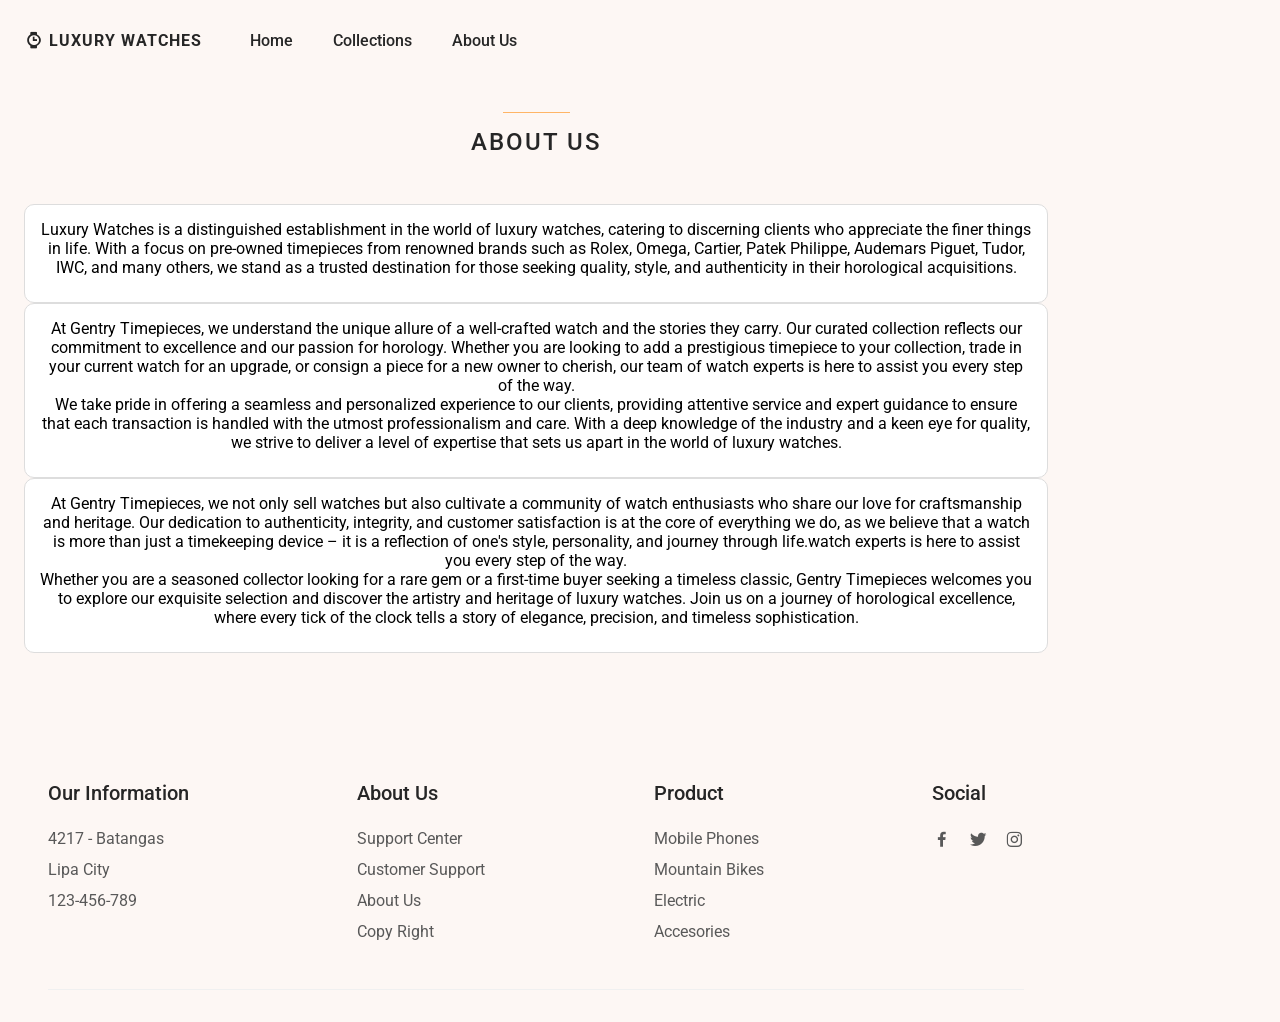
<file: luxury landing page/about.html>
<!DOCTYPE html>
<html lang="en">
<head>
    <meta charset="UTF-8">
        <meta name="viewport" content="width=device-width, initial-scale=1.0">

        <!--======== FAVICON ===============-->
        <link rel="shortcut icon" href="assets/img/favicon.png" type="image/x-icon">

        <!--======== BOXICONS ===============-->
        <link rel="stylesheet" href="https://cdn.jsdelivr.net/npm/boxicons@latest/css/boxicons.min.css">

       <!--========  CSS ===============-->
        <link rel="stylesheet" href="assets/css/styles.css">  

        <title>Luxury Watches</title>
</head>
<body>
    <!--============= HEADER ====================-->
<header class="header" id="header">
    <nav class="nav container">
        <a href="index.html" class="nav__logo">
            <i class="bx bxs-watch nav__logo-icon"></i> LUXURY WATCHES
        </a>

        <!-- Navigation Menu -->
        <div class="nav__menu" id="nav-menu">
            <ul class="nav__list">
                <li class="nav__item">
                    <a href="index.html" class="nav__link">Home</a>
                <li class="nav__item">
                    <a href="collections.html" class="nav__link">Collections</a>
                </li>
                </li>
                <li class="nav__item">
                    <a href="#" class="nav__link">About Us</a>
                </li>
            </ul>

            <div class="nav__close" id="nav-close">
                <i class="bx bx-x"></i>
            </div>
        </div>

        <!-- Toggle Button -->
        <div class="nav__toggle" id="nav-toggle">
            <i class="bx bx-menu"></i>
        </div>
    </nav>
</header>

    <!--============= MAIN ====================-->
    <main class="main">


        <section class="featured section container" id="featured">
            <h2 class="section__title">About Us</h2>


        <article class="about_us">
            <p>Luxury Watches is a distinguished establishment in the world of luxury watches, catering to discerning clients who appreciate the finer things in life. With a focus on pre-owned timepieces from renowned brands such as Rolex, Omega, Cartier, Patek Philippe, Audemars Piguet, Tudor, IWC, and many others, we stand as a trusted destination for those seeking quality, style, and authenticity in their horological acquisitions.</p>
        </article>


        <article class="about_us">
            <p>At Gentry Timepieces, we understand the unique allure of a well-crafted watch and the stories they carry. Our curated collection reflects our commitment to excellence and our passion for horology. Whether you are looking to add a prestigious timepiece to your collection, trade in your current watch for an upgrade, or consign a piece for a new owner to cherish, our team of watch experts is here to assist you every step of the way.</br>
                We take pride in offering a seamless and personalized experience to our clients, providing attentive service and expert guidance to ensure that each transaction is handled with the utmost professionalism and care. With a deep knowledge of the industry and a keen eye for quality, we strive to deliver a level of expertise that sets us apart in the world of luxury watches.</p>
        </article>


        <article class="about_us">
            <p>At Gentry Timepieces, we not only sell watches but also cultivate a community of watch enthusiasts who share our love for craftsmanship and heritage. Our dedication to authenticity, integrity, and customer satisfaction is at the core of everything we do, as we believe that a watch is more than just a timekeeping device – it is a reflection of one's style, personality, and journey through life.watch experts is here to assist you every step of the way.</br>
                Whether you are a seasoned collector looking for a rare gem or a first-time buyer seeking a timeless classic, Gentry Timepieces welcomes you to explore our exquisite selection and discover the artistry and heritage of luxury watches. Join us on a journey of horological excellence, where every tick of the clock tells a story of elegance, precision, and timeless sophistication.</p>
        </article>

       
   <!--======== ===== FOOTER ====================-->
    <footer class="footer section">
        <div class="footer__container container grid">
            <div class="footer__content">
                <h3 class="footer__title">Our Information</h3>

                <ul class="footer__list">
                    <li>4217 - Batangas</li>
                    <li>Lipa City</li>
                    <li>123-456-789</li>
                </ul>
            </div>

            <div class="footer__content">
                <h3 class="footer__title">About Us</h3>

                <ul class="footer__links">
                    <li>
                        <a href="#" class="footer__link">Support Center</a>
                    </li>
                    <li>
                        <a href="#" class="footer__link">Customer Support</a>
                    </li>
                    <li>
                        <a href="#" class="footer__link">About Us</a>
                    </li>
                    <li>
                        <a href="#" class="footer__link">Copy Right</a>
                    </li>
                </ul>
            </div>
            
            <div class="footer__content">
                <h3 class="footer__title">Product</h3>

                <ul class="footer__links">
                    <li>
                        <a href="#" class="footer__link">Mobile Phones</a>
                    </li>
                    <li>
                        <a href="#" class="footer__link">Mountain Bikes</a>
                    </li>
                    <li>
                        <a href="#" class="footer__link">Electric</a>
                    </li>
                    <li>
                        <a href="#" class="footer__link">Accesories</a>
                    </li>
                </ul>
            </div>

            <div class="footer__content">
                <h3 class="footer__title">Social</h3>

                <ul class="footer__social">
                    <a href="https://www.facebook.com/" target="_blank" class="footer__social-link">
                        <i class='bx bxl-facebook'></i>
                    </a>
                    <a href="https://twitter.com/" target="_blank" class="footer__social-link">
                        <i class='bx bxl-twitter'></i>
                    </a>
                    <a href="https://www.instagram.com/" target="_blank" class="footer__social-link">
                        <i class='bx bxl-instagram'></i>
                    </a>
                </ul>
            </div>
        </div>
    </footer>

    <!--======== SCROLL UP ===============-->
    <a href="#" class="scrollup" id="scroll-up">
        <i class="bx bx-up-arrow-alt scrollup__icon"></i>
    </a>     

    <!--=============== MAIN JS ===============-->
    <script src="assets/js/main.js"></script>
</body>
</html>
</file>
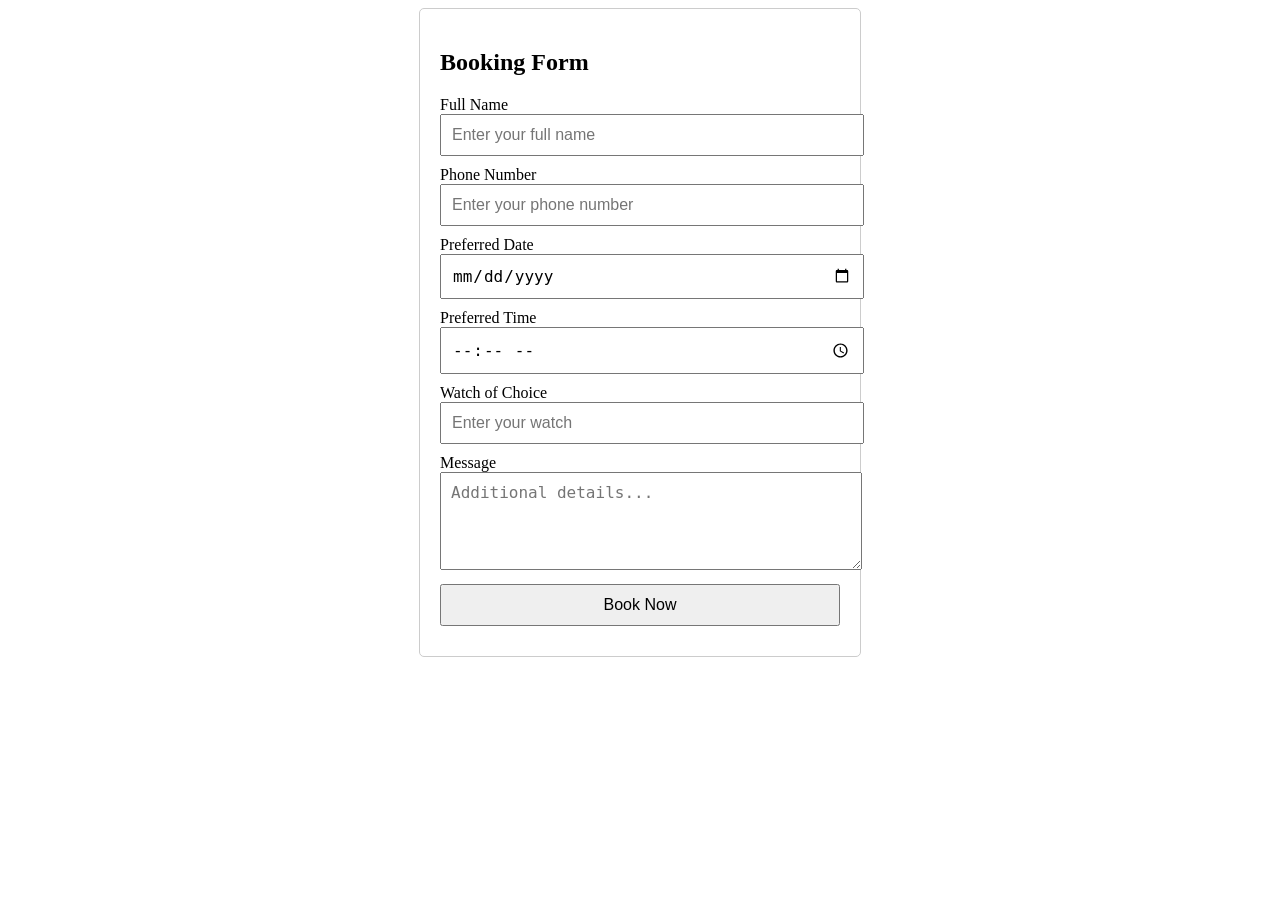
<file: luxury landing page/booking.html>
<!DOCTYPE html>
<html lang="en">
<head>
    <meta charset="UTF-8">
    <meta name="viewport" content="width=device-width, initial-scale=1.0">
    <title>Booking Form</title>
    <style>
        /* Add your styles here */
        .form-container {
            width: 400px;
            margin: auto;
            padding: 20px;
            border: 1px solid #ccc;
            border-radius: 5px;
        }
        .form-container input,
        .form-container textarea,
        .form-container button {
            width: 100%;
            margin-bottom: 10px;
            padding: 10px;
            font-size: 16px;
        }

    </style>
</head>
<body>
    <div class="form-container">
        <h2>Booking Form</h2>
        <form id="booking-form">
            <label for="full-name">Full Name</label>
            <input type="text" id="full-name" name="full-name" placeholder="Enter your full name" required />

            <label for="phone-number">Phone Number</label>
            <input type="tel" id="phone-number" name="phone-number" placeholder="Enter your phone number" required />

            <label for="preferred-date">Preferred Date</label>
            <input type="date" id="preferred-date" name="preferred-date" required />

            <label for="preferred-time">Preferred Time</label>
            <input type="time" id="preferred-time" name="preferred-time" required />

            <label for="full-name">Watch of Choice</label>
            <input type="text" id="full-name" name="full-name" placeholder="Enter your watch" required />

            <label for="message">Message</label>
            <textarea id="message" name="message" placeholder="Additional details..." rows="4"></textarea>

            <button type="submit">Book Now</button>
        </form>
    </div>

    <script>
        // Pre-fill the "Watch of Choice" field with the query parameter value
        document.addEventListener('DOMContentLoaded', () => {
            const params = new URLSearchParams(window.location.search);
            const watchName = params.get('watch'); // Get watch name from URL
            if (watchName) {
                document.getElementById('watch-choice').value = watchName; // Pre-fill field
            }
        });

        // Handle form submission
        const bookingForm = document.getElementById('booking-form');
        bookingForm.addEventListener('submit', (event) => {
            event.preventDefault();
            alert('Booking submitted successfully!');
            // You can add more logic to process the form data (e.g., send to server)
        });
    </script>
</body>
</html>
</file>
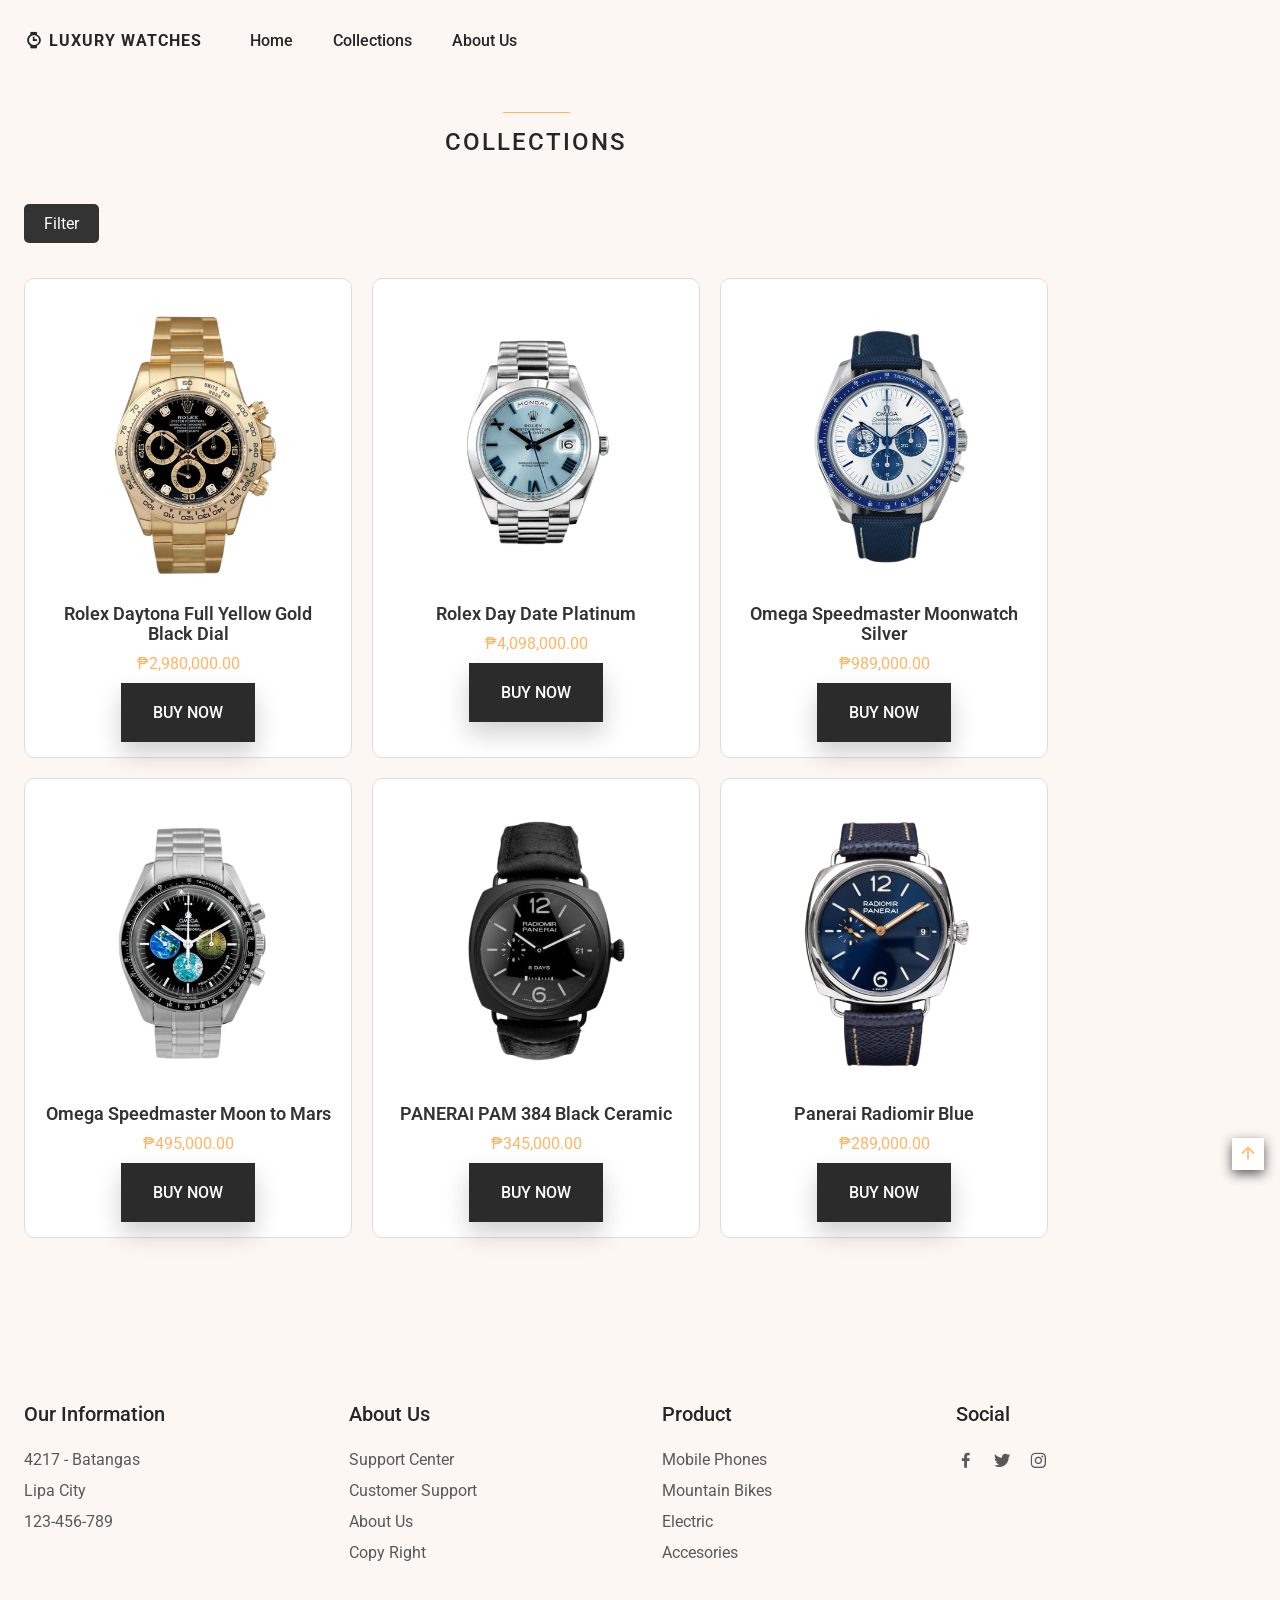
<file: luxury landing page/collections.html>
<!DOCTYPE html>
<html lang="en">
<head>
    <meta charset="UTF-8">
        <meta name="viewport" content="width=device-width, initial-scale=1.0">

        <!--======== FAVICON ===============-->
        <link rel="shortcut icon" href="assets/img/favicon.png" type="image/x-icon">

        <!--======== BOXICONS ===============-->
        <link rel="stylesheet" href="https://cdn.jsdelivr.net/npm/boxicons@latest/css/boxicons.min.css">

       <!--========  CSS ===============-->
        <link rel="stylesheet" href="assets/css/styles.css">  

        <title>Luxury Watches</title>
</head>
<body>
    <!--============= HEADER ====================-->
<header class="header" id="header">
    <nav class="nav container">
        <a href="index.html" class="nav__logo">
            <i class="bx bxs-watch nav__logo-icon"></i> LUXURY WATCHES
        </a>

        <!-- Navigation Menu -->
        <div class="nav__menu" id="nav-menu">
            <ul class="nav__list">
                <li class="nav__item">
                    <a href="index.html" class="nav__link">Home</a>
                <li class="nav__item">
                    <a href="collections.html" class="nav__link">Collections</a>
                </li>
                </li>
                <li class="nav__item">
                    <a href="about.html" class="nav__link">About Us</a>
                </li>
            </ul>

            <div class="nav__close" id="nav-close">
                <i class="bx bx-x"></i>
            </div>
        </div>

        <!-- Toggle Button -->
        <div class="nav__toggle" id="nav-toggle">
            <i class="bx bx-menu"></i>
        </div>
    </nav>
</header>

    <!--============= MAIN ====================-->
    <main class="main">
        
        
        <!--============= Collections ====================-->
        <section class="featured section container" id="featured">
    <h2 class="section__title">Collections</h2>

    <!-- Filter Button -->
    <button class="filter__button" id="filter-button">Filter</button>

    <!-- Filter Panel (Initially Hidden) -->
    <div class="filter__container" id="filter-container">
        <div class="filter__panel">
            <h3>Filters</h3>

            <!-- Brand Filter -->
            <label for="brand-filter">Brand:</label>
            <select id="brand-filter" class="filter__dropdown">
                <option value="all">All</option>
                <option value="rolex">Rolex</option>
                <option value="omega">Omega</option>
                <option value="panerai">Panerai</option>
            </select>

            <!-- Price Filter -->
            <label for="price-filter">Price:</label>
            <select id="price-filter" class="filter__dropdown">
                <option value="default">Default</option>
                <option value="low-to-high">Low to High</option>
                <option value="high-to-low">High to Low</option>
            </select>
        </div>
    </div>

    <!-- Product Grid -->
    <div class="featured__grid" id="featured-grid">
        <!-- Product 1 -->
        <article class="featured__item" data-brand="rolex" data-price="1289000">
            <img src="assets/img/featured1.png">
            <h3>Rolex Daytona Full Yellow Gold Black Dial</h3>
            <p>₱2,980,000.00</p>
            <a href="booking.html" class="button home__button">BUY NOW</a>
        </article>

        <!-- Product 2 -->
        <article class="featured__item" data-brand="rolex" data-price="989000">
            <img src="assets/img/product1.png">
            <h3>Rolex Day Date Platinum</h3>
            <p>₱4,098,000.00</p>
            <a href="booking.html" class="button home__button">BUY NOW</a>
        </article>

        <!-- Product 3 -->
        <article class="featured__item" data-brand="omega" data-price="345000">
            <img src="assets/img/featured2.png">
            <h3>Omega Speedmaster Moonwatch Silver</h3>
            <p>₱989,000.00</p>
            <a href="booking.html" class="button home__button">BUY NOW</a>
        </article>

        <!-- Product 4 -->
        <article class="featured__item" data-brand="omega" data-price="495000">
            <img src="assets/img/product5.png">
            <h3>Omega Speedmaster Moon to Mars</h3>
            <p>₱495,000.00</p>
            <a href="booking.html" class="button home__button">BUY NOW</a>
        </article>
        
        <!-- Product 5 -->
        <article class="featured__item" data-brand="panerai" data-price="495000">
            <img src="assets/img/product3.png">
            <h3>PANERAI PAM 384 Black Ceramic</h3>
            <p>₱345,000.00</p>
            <a href="booking.html" class="button home__button">BUY NOW</a>
        </article>
        
        <!-- Product 6 -->
        <article class="featured__item" data-brand="panerai" data-price="495000">
            <img src="assets/img/product4.png">
            <h3>Panerai Radiomir Blue</h3>
            <p>₱289,000.00</p>
            <a href="booking.html" class="button home__button">BUY NOW</a>
        </article>
    </div>
</section>



        

       
   <!--======== ===== FOOTER ====================-->
    <footer class="footer section">
        <div class="footer__container container grid">
            <div class="footer__content">
                <h3 class="footer__title">Our Information</h3>

                <ul class="footer__list">
                    <li>4217 - Batangas</li>
                    <li>Lipa City</li>
                    <li>123-456-789</li>
                </ul>
            </div>

            <div class="footer__content">
                <h3 class="footer__title">About Us</h3>

                <ul class="footer__links">
                    <li>
                        <a href="#" class="footer__link">Support Center</a>
                    </li>
                    <li>
                        <a href="#" class="footer__link">Customer Support</a>
                    </li>
                    <li>
                        <a href="#" class="footer__link">About Us</a>
                    </li>
                    <li>
                        <a href="#" class="footer__link">Copy Right</a>
                    </li>
                </ul>
            </div>
            
            <div class="footer__content">
                <h3 class="footer__title">Product</h3>

                <ul class="footer__links">
                    <li>
                        <a href="#" class="footer__link">Mobile Phones</a>
                    </li>
                    <li>
                        <a href="#" class="footer__link">Mountain Bikes</a>
                    </li>
                    <li>
                        <a href="#" class="footer__link">Electric</a>
                    </li>
                    <li>
                        <a href="#" class="footer__link">Accesories</a>
                    </li>
                </ul>
            </div>

            <div class="footer__content">
                <h3 class="footer__title">Social</h3>

                <ul class="footer__social">
                    <a href="https://www.facebook.com/" target="_blank" class="footer__social-link">
                        <i class='bx bxl-facebook'></i>
                    </a>
                    <a href="https://twitter.com/" target="_blank" class="footer__social-link">
                        <i class='bx bxl-twitter'></i>
                    </a>
                    <a href="https://www.instagram.com/" target="_blank" class="footer__social-link">
                        <i class='bx bxl-instagram'></i>
                    </a>
                </ul>
            </div>
        </div>
    </footer>

    <!--======== SCROLL UP ===============-->
    <a href="#" class="scrollup" id="scroll-up">
        <i class="bx bx-up-arrow-alt scrollup__icon"></i>
    </a>     

    <!--=============== MAIN JS ===============-->
    <script src="assets/js/main.js"></script>
</body>
</html>
</file>
<file: luxury landing page/assets/css/styles.css>
/*=============== GOOGLE FONTS ===============*/
@import url("https://fonts.googleapis.com/css2?family=Roboto:wght@400;500;700&display=swap");

/*=============== VARIABLES CSS ===============*/
:root {
  --header-height: 3.5rem;

  /*========== Colors ==========*/
  --first-color: #ffb566;
  --button-color: #2b2b2b;
  --button-color-alt: #363636;
  --title-color: #262626;
  --text-color: #595959;
  --text-color-light: #8c8c8c;
  --body-color: #fcfcfc;
  --container-color: #fff;
  --border-color: #f0f0f0;

  /*========== Font and typography ==========*/
  --body-font: 'Roboto', sans-serif;
  --biggest-font-size: 2rem;
  --h1-font-size: 1.5rem;
  --h2-font-size: 1.25rem;
  --h3-font-size: 1rem;
  --normal-font-size: .938rem;
  --small-font-size: .813rem;
  --smaller-font-size: .75rem;

  /*========== Font weight ==========*/
  --font-medium: 500;
  --font-bold: 700;

  /*========== Margenes Bottom ==========*/
  --mb-0-5: .5rem;
  --mb-0-75: .75rem;
  --mb-1: 1rem;
  --mb-1-5: 1.5rem;
  --mb-2: 2rem;
  --mb-2-5: 2.5rem;
  --mb-3: 3rem;

  /*========== z index ==========*/
  --z-tooltip: 10;
  --z-fixed: 100;
}

@media screen and (min-width: 968px) {
  :root {
    --biggest-font-size: 2.5rem;
    --h1-font-size: 2.25rem;
    --h2-font-size: 1.5rem;
    --h3-font-size: 1.25rem;
    --normal-font-size: 1rem;
    --small-font-size: .875rem;
    --smaller-font-size: .813rem;
  }
}

/*=============== BASE ===============*/
* {
  box-sizing: border-box;
  padding: 0;
  margin: 0;
}

html {
  scroll-behavior: smooth;
}

body,
button,
input {
  font-family: var(--body-font);
  font-size: var(--normal-font-size);
}

body {
  margin: 0;
  background-color: #FDF7F4;
  color: var(--text-color);
}

h1, h2, h3, h4 {
  color: var(--title-color);
  font-weight: var(--font-medium);
}

ul {
  list-style: none;
}

a {
  text-decoration: none;
}

img {
  max-width: 100%;
  height: auto;
}

button {
  cursor: pointer;
  border: none;
  outline: none;
}

/*=============== REUSABLE CSS CLASSES ===============*/
.container {
  max-width: 1024px;
  margin-left: var(--mb-1-5);
  margin-right: var(--mb-1-5);
}

.grid {
  display: grid;
}

.main {
  overflow: hidden;
}

.section {
  padding: 6.5rem 0 1rem;
}

.section__title {
  position: relative;
  font-size: var(--h3-font-size);
  margin-bottom: var(--mb-3);
  text-transform: uppercase;
  letter-spacing: 2px;
  text-align: center;
}

.section__title::before {
  content: '';
  position: absolute;
  top: -1rem;
  left: 0;
  right: 0;
  margin: 0 auto;
  width: 67px;
  height: 1px;
  background-color: var(--first-color);
}

/*=============== HEADER & NAV ===============*/
.header{
  width: 100%;
  background: transparent;
  position: fixed;
  top: 0;
  left: 0;
  z-index: var(--z-fixed);
}

.nav{
  height: var(--header-height);
  display: flex;
  justify-content: space-between;
  align-items: center;
}

.nav__logo,
.nav__toggle,
.nav__close{
  color: var(--title-color);
}

.nav__logo{
  text-transform: uppercase;
  font-weight: var(--font-bold);
  letter-spacing: 1px;
  display: inline-flex;
  align-items: center;
  column-gap: .25rem;
}

.nav__logo-icon{
  font-size: 1.25rem;
}

.nav__btns{
  display: flex;
  align-items: center;
  column-gap: 1rem;
}

.nav__toggle{
  font-size: 1.25rem;
  cursor: pointer;
}

@media screen and (max-width: 767px){
  .nav__menu{
    position: fixed;
    background-color: var(--body-color);
    top: 0;
    right: -100%;
    width: 100%;
    height: 100%;
    padding: 6rem 2rem 3.5rem;
    transition: .3s; 
  }
}

.nav__list{
  display: flex;
  flex-direction: column;
  align-items: center;
  row-gap: 2rem;
}

.nav__link{
  color: var(--title-color);
  font-weight: var(--font-medium);
  text-transform: uppercase;
  font-size: var(--h2-font-size);
  transition: .3s;
}

.nav__link:hover{
  color: var(--first-color);
}

.nav__close{
  font-size: 2rem;
  position: absolute;
  top: .9rem;
  right: 2.25rem;
  cursor: pointer;
}

/* Show menu */
.show-menu{
  right: 0;
}

/* Change background header */
.scroll-header{
  background: var(--body-color);
  box-shadow: 0 1px 4px hsla(0, 4%, 15%, .10);
}

/* Active link */
.active-link{
  color: var(--first-color);
}

/*=============== HOME ===============*/
.home__container{
  position: relative;
  row-gap: 2.5rem;
}

.home__img{
  width: 240px;
}

.home__img-bg{
  background: var(--first-color);
  width: 258px;
  height: 430px;
  padding-bottom: 2rem;
  display: flex;
  justify-content: center;
  align-items: flex-end;
  justify-self: flex-end;
  transform: translateX(1.5rem);
}

.home__social{
  position: absolute;
  top: 35%;
  left: -5rem;
  transform: rotate(-90deg);
  display: flex;
  column-gap: 1rem;
}

.home__social-link{
  font-size: var(--smaller-font-size);
  color: var(--text-color-light);
  transition: .3s;
}

.home__social-link:hover{
  color: var(--title-color);
}

.home__title{
  font-size: var(--biggest-font-size);
  font-weight: var(--font-bold);
  margin-bottom: var(--mb-1);
}

.home__description{
  margin-bottom: var(--mb-1-5);
}

.home__price{
  display: inline-block;
  font-size: var(--h2-font-size);
  font-weight: var(--font-medium);
  color: var(--first-color);
  margin-bottom: var(--mb-3);
}

.home__btns{
  display: flex;
}

.home__button{
  box-shadow: 0 12px 24px hsla(0, 0%, 10%, .2);
}

/*=============== BUTTONS ===============*/
.button{
  display: inline-block;
  background: var(--button-color);
  color: #fff;
  padding: 1.25rem 2rem;
  font-weight: var(--font-medium);
  transition: .2s;
}

.button:hover{
  background: var(--button-color-alt);
}

.button--gray{
  background: hsl(0, 0%, 75%);
  color: var(--title-color);
}

.button--gray:hover{
  background: hsl(0, 0%, 63%);
}

.button--small{
  padding: 1rem 1.5rem;
}

/*=============== FEATURED ===============*/
.featured__container{
  row-gap: 2.5rem;
}

.featured__card{
  position: relative;
  text-align: center;
  background: var(--container-color);
  padding-top: 2rem;
  border: 1px solid var(--border-color);
  overflow-y: hidden;
  transition: .3s;
}

.featured__tag{
  background: var(--first-color);
  padding: .5rem 1rem;
  color: #fff;
  text-transform: uppercase;
  font-size: var(--small-font-size);
  font-weight: var(--font-medium);
  position: absolute;
  transform: rotate(-90deg);
  left: -1rem;
  top: 3rem;
}

.featured__img{
  height: 214px;
  margin-bottom: var(--mb-1);
}

.featured__title,
.featured__price{
  font-size: var(--h3-font-size);
  font-weight: var(--font-bold);
}

.featured__title{
  text-transform: uppercase;
  margin-bottom: var(--mb-0-75);
}

.featured__price{
  display: block;
  color: var(--first-color);
  transition: .3s;
}

.featured__button{
  font-size: var(--small-font-size);
  transform: translateY(1rem);
  opacity: 0;
}

.featured__card:hover{
  box-shadow: 0 12px 32px hsla(0, 0%, 20%, .1);
  padding: 2rem 0 3rem 0;
}

.featured__card:hover .featured__button{
  transform: translateY(0);
  opacity: 1;
}

.featured__card:hover .featured__price{
  margin-bottom: var(--mb-1-5);
}

/*=============== STORY ===============*/
.story__container{
  row-gap: 7.5rem;
}

.story__title{
  font-size: var(--h1-font-size);
  margin-bottom: var(--mb-1);
}

.story__description{
  margin-bottom: var(--mb-2-5);
}

.story__images{
  position: relative;
}

.story__images,
.story__square{
  width: 250px;
}

.story__square{
  height: 250px;
  background: var(--first-color);
}

.story__img{
  position: absolute;
  top: -3rem;
  left: 3rem;
}

/*=============== PRODUCTS ===============*/
.products__container{
  grid-template-columns: repeat(2, 1fr);
  gap: 2rem;
}

.products__card{
  position: relative;
  background: var(--container-color);
  padding: 1.25rem 0;
  border: 1px solid var(--border-color);
  text-align: center;
  transition: .3s;
}

.products__img{
  height: 125px;
  margin-bottom: var(--mb-1);
}

.products__title,
.products__price{
  font-size: var(--small-font-size);
  font-weight: var(--font-medium);
}

.products__title{
  text-transform: uppercase;
  margin-bottom: var(--mb-0-5);
}

.products__price{
  color: var(--first-color);
}

.products__button{
  background: var(--button-color);
  padding: .4rem;
  color: #fff;
  font-size: 1rem;
  position: absolute;
  right: 0;
  bottom: 0;
  transition: .3s;
}

.products__button:hover{
  background: var(--button-color-alt);
}

.products__card:hover{
  box-shadow: 0 8px 32px hsla(0, 0%, 10%, .1);
}

/*=============== NEW ===============*/
.new__card{
  position: relative;
  text-align: center;
  background: var(--container-color);
  padding-top: 2rem;
  border: 1px solid var(--border-color);
}

.new__tag{
  background: var(--first-color);
  padding: .5rem 1rem;
  color: #fff;
  text-transform: uppercase;
  font-size: var(--small-font-size);
  font-weight: var(--font-medium);
  position: absolute;
  top: 1rem;
  right: 1rem;
  transition: .3s;
}

.new__img{
  height: 215px;
  margin-bottom: var(--mb-1);
}

.new__title,
.new__price{
  font-size: var(--h3-font-size);
  font-weight: var(--font-bold);
}

.new__title{
  text-transform: uppercase;
  margin-bottom: var(--mb-0-75); 
}

.new__price{
  display: block;
  color: var(--first-color);
  transition: .3s;
}

.new__button{
  font-size: var(--small-font-size);
  transform: translateY(1rem);
  opacity: 0;
  text-transform: uppercase;
}

.new__card:hover{
  background: var(--first-color);
  box-shadow: 0 12px 32px hsla(0, 0%, 20%, .1);
  padding: 2rem 0 3rem 0;
}

.new__card:hover .new__tag{
  background: var(--button-color);
}

.new__card:hover .new__button{
  transform: translateY(0);
  opacity: 1;
}

.new__card:hover .new__title{
  color: hsl(0, 0%, 15%);
}

.new__card:hover .new__price{
  color: hsl(0, 0%, 15%);
  margin-bottom: var(--mb-1-5);
}

/*=============== NEWSLETTER ===============*/
.newsletter__bg{
  background: var(--first-color);
  padding: 3rem 1.5rem;
  text-align: center;
  row-gap: 2.5rem;
}

.newsletter__title{
  font-size: var(--h1-font-size);
  color: hsl(0, 0%, 15%);
  margin-bottom: var(--mb-1-5);
}

.newsletter__description{
  color: hsl(0, 0%, 15%);
}

.newsletter__subscribe{
  display: flex;
  flex-direction: column;
  row-gap: .75rem;
}

.newsletter__input{
  border: none;
  outline: none;
  background: hsl(0, 0%, 94%);
  padding: 1.25rem 1rem;
  color: hsl(0, 0%, 15%);
}

/*=============== FOOTER ===============*/
.footer__container{
  row-gap: 2rem;
  border-bottom: 1px solid var(--border-color);
  padding-bottom: 3rem;
}

.footer__title{
  font-size: var(--h2-font-size);
  margin-bottom: var(--mb-1-5);
}

.footer__list,
.footer__links{
  display: flex;
  flex-direction: column;
  row-gap: .75rem;
}

.footer__link{
  color: var(--text-color);
}

.footer__link:hover,
.footer__social-link:hover{
  color: var(--title-color);
}

.footer__social{
  display: flex;
  column-gap: 1rem;
}

.footer__social-link{
  font-size: 1.25rem;
  color: var(--text-color);
}

.footer__copy{
  display: block;
  margin: 3.5rem 0 1rem 0;
  text-align: center;
  font-size: var(--smaller-font-size);
  color: var(--text-color-light);
}

/*=============== SCROLL UP ===============*/
.scrollup{
  position: fixed;
  right: 1rem;
  bottom: -30%;
  background: var(--container-color);
  display: inline-flex;
  box-shadow: 0 4px 12px hsla(0, 0%, 20%, 1);
  padding: .25rem;
  z-index: var(--z-tooltip);
  opacity: .8;
  transition: .4s;
}

.scrollup:hover{
  opacity: 1;
}

.scrollup__icon{
  font-size: 1.5rem;
  color: var(--first-color);
}

/* Show Scroll Up*/
.show-scroll{
  bottom: 3rem;
}

/*=============== SCROLL BAR ===============*/
::-webkit-scrollbar{
  width: .6rem;
  background: hsl(0, 0%, 74%);
}

::-webkit-scrollbar-thumb{
  background: hsl(0, 0%, 17%);
}

/*=============== BREAKPOINTS ===============*/
/* For small devices */
@media screen and (max-width: 320px){
  .container{
    margin-left: var(--mb-1);
    margin-right: var(--mb-1);
  }

  .home__img-bg{
    width: 220px;
  }
  .home__title{
    font-size: var(--h1-font-size);
  }
  .home__button{
    font-size: var(--smaller-font-size);
  }

  .story__square,
  .story__img{
    width: 180px;
  }  
  .story__square{
    height: 180px;
  }
  
  .products__container{
    grid-template-columns: repeat(1, 180px);
    justify-content: center;
  }
}
/* For medium devices */
@media screen and (min-width: 576px){
  .home__img-bg{
    width: 340px;
  }

  .featured__container{
    grid-template-columns: repeat(2, 1fr);
    justify-content: center;
    align-items: flex-start;
    gap: 1.5rem;
  }

  .footer__container{
    grid-template-columns: repeat(2, 1fr);
  }
}

@media screen and (min-width: 767px){
  .section{
    padding: 8rem 0 1rem;
  }

  .nav{
    height: calc(var(--header-height) + 1.5rem);
    justify-content: initial;
    column-gap: 3rem;
  }
  .nav__toggle,
  .nav__close{
    display: none;
  }
  .nav__list{
    flex-direction: row;
    column-gap: 2.5rem;
  }
  .nav__link{
    text-transform: initial;
    font-size: var(--normal-font-size);
  }
  .nav__btns{
    margin-left: auto;
  }

  .home__container{
    padding-top: 6rem;
    grid-template-columns: 1fr max-content;
    align-items: center;
  }
  .home__img-bg{
    order: 1;
    transform: translate(1.5rem, -6rem);
  }
  .home__data{
    padding: 0 0 3rem 6rem;
  }
  .home__social{
    top: 47%;
    column-gap: 2rem;
  }

  .featured__title,
  .featured__price{
    font-size: var(--normal-font-size);
  }

  .story__container{
    grid-template-columns: repeat(2, 1fr);
    align-items: center;
  }
  .story__section-title{
    text-align: initial;
  }
  .story__section-title::before{
    margin: initial;
  }
  .story__images{
    order: -1;
  }

  .products__container{
    grid-template-columns: repeat(3, 200px);
    justify-content: center;
  }
  .products__card{
    padding: 2rem 0;
  }
  .products__img{
    height: 155px;
  }

  .newsletter__bg{
    text-align: initial;
    column-gap: 2rem;
    padding: 4.5rem;
  }
  .newsletter__subscribe{
    flex-direction: row;
  }
  .newsletter__input{
    width: 100%;
  }

  .footer__container{
    grid-template-columns: repeat(4, max-content);
    justify-content: space-between;
  }
  .footer__title{
    font-size: var(--h3-font-size);
  }
}

@media screen and (min-width: 992px){
  .section__title{
    font-size: var(--h2-font-size);
  }

  .home__container{
    column-gap: 2rem;
  }
  .home__img-bg{
    width: 480px;
    height: 680px;
  }
  .home__img{
    width: 420px;
  }
  .home__social{
    left: -6rem;
  }
  .home__data{
    padding: 0 0 8rem 6rem;
  }

  .featured__container{
    grid-template-columns: repeat(3, 312px);
    padding-top: 2rem;
  }

  .story__container{
    column-gap: 8rem;
  }
  .story__square,
  .story__img{
    width: 450px;
  }
  .story__square{
    height: 450px;
  }
  .story__images{
    width: auto;
  }

  .products__container,
  .new__container{
    padding-top: 2rem;
  }

}

/* Featured Section Grid */
.featured__grid {
    display: grid;
    grid-template-columns: repeat(auto-fit, minmax(250px, 1fr)); /* 2 products per row */
    gap: 20px;
    justify-content: center;
    padding: 20px 0;
}

/* Filter Button */
.filter__button {
    background-color: #333;
    color: #fff;
    font-size: 1rem;
    padding: 10px 20px;
    border: none;
    border-radius: 5px;
    cursor: pointer;
    display: inline-block;
    margin-bottom: 15px;
    transition: background-color 0.3s;
}

.filter__button:hover {
    background-color: #555;
}

/* Filter Panel - Hidden by default */
.filter__container {
    display: none; /* Initially hidden */
    position: absolute;
    top: 50px;
    left: 0;
    width: 250px;
    background-color: #f4f4f4;
    padding: 15px;
    border-radius: 10px;
    box-shadow: 0 2px 8px rgba(0, 0, 0, 0.1);
    z-index: 10;
}

/* Filter Panel Content */
.filter__panel h3 {
    font-size: 1.2rem;
    font-weight: bold;
    margin-bottom: 15px;
    color: #333;
}

.filter__dropdown {
    width: 100%;
    padding: 8px;
    margin-bottom: 10px;
    border: 1px solid #ddd;
    border-radius: 5px;
    font-size: 0.9rem;
    outline: none;
    cursor: pointer;
}

/* Product Item */
.featured__item {
    background-color: #fff;
    border: 1px solid #ddd;
    border-radius: 10px;
    text-align: center;
    padding: 15px;
    transition: transform 0.3s ease, box-shadow 0.3s ease;
}

.featured__item h3 {
    font-size: 1.1rem;
    font-weight: 600;
    margin: 10px 0;
    color: #333;
}

.featured__item p {
    font-size: 1rem;
    color: var(--first-color);
    margin-bottom: 10px;
}

.featured__item:hover {
    transform: translateY(-5px);
    box-shadow: 0 5px 15px rgba(0, 0, 0, 0.1);
}

/* Responsive Design */
@media (max-width: 768px) {
    .featured__grid {
        grid-template-columns: repeat(2, 1fr); /* Force 2 products per row */
    }

    .filter__container {
        position: fixed;
        top: 50px;
        left: 0;
        width: 100%;
        max-width: 300px;
        display: none; /* Hidden by default */
    }

    .filter__panel {
        width: 100%;
    }
}

.about_us {
  background-color: #fff;
  border: 1px solid #ddd;
  border-radius: 10px;
  text-align: center;
  padding: 15px;
  transition: transform 0.3s ease, box-shadow 0.3s ease;
}


.about_us p {
  font-size: 1rem;
  color: black;
  margin-bottom: 10px;
}

.about_us:hover {
  transform: translateY(-5px);
  box-shadow: 0 5px 15px rgba(0, 0, 0, 0.1);
}


/* For large devices */
@media screen and (min-width: 1025px){
  .container{
</file>
<file: Luxury watches landing page/assets/css/styles.css>
/*=============== GOOGLE FONTS ===============*/
@import url("https://fonts.googleapis.com/css2?family=Roboto:wght@400;500;700&display=swap");

/*=============== VARIABLES CSS ===============*/
:root {
  --header-height: 3.5rem;

  /*========== Colors ==========*/
  --first-color: #ffb566;
  --button-color: #2b2b2b;
  --button-color-alt: #363636;
  --title-color: #262626;
  --text-color: #595959;
  --text-color-light: #8c8c8c;
  --body-color: #fcfcfc;
  --container-color: #fff;
  --border-color: #f0f0f0;

  /*========== Font and typography ==========*/
  --body-font: 'Roboto', sans-serif;
  --biggest-font-size: 2rem;
  --h1-font-size: 1.5rem;
  --h2-font-size: 1.25rem;
  --h3-font-size: 1rem;
  --normal-font-size: .938rem;
  --small-font-size: .813rem;
  --smaller-font-size: .75rem;

  /*========== Font weight ==========*/
  --font-medium: 500;
  --font-bold: 700;

  /*========== Margenes Bottom ==========*/
  --mb-0-5: .5rem;
  --mb-0-75: .75rem;
  --mb-1: 1rem;
  --mb-1-5: 1.5rem;
  --mb-2: 2rem;
  --mb-2-5: 2.5rem;
  --mb-3: 3rem;

  /*========== z index ==========*/
  --z-tooltip: 10;
  --z-fixed: 100;
}

@media screen and (min-width: 968px) {
  :root {
    --biggest-font-size: 2.5rem;
    --h1-font-size: 2.25rem;
    --h2-font-size: 1.5rem;
    --h3-font-size: 1.25rem;
    --normal-font-size: 1rem;
    --small-font-size: .875rem;
    --smaller-font-size: .813rem;
  }
}

/*=============== BASE ===============*/
* {
  box-sizing: border-box;
  padding: 0;
  margin: 0;
}

html {
  scroll-behavior: smooth;
}

body,
button,
input {
  font-family: var(--body-font);
  font-size: var(--normal-font-size);
}

body {
  margin: 0;
  background-color: #FDF7F4;
  color: var(--text-color);
}

h1, h2, h3, h4 {
  color: var(--title-color);
  font-weight: var(--font-medium);
}

ul {
  list-style: none;
}

a {
  text-decoration: none;
}

img {
  max-width: 100%;
  height: auto;
}

button {
  cursor: pointer;
  border: none;
  outline: none;
}

/*=============== REUSABLE CSS CLASSES ===============*/
.container {
  max-width: 1024px;
  margin-left: var(--mb-1-5);
  margin-right: var(--mb-1-5);
}

.grid {
  display: grid;
}

.main {
  overflow: hidden;
}

.section {
  padding: 6.5rem 0 1rem;
}

.section__title {
  position: relative;
  font-size: var(--h3-font-size);
  margin-bottom: var(--mb-3);
  text-transform: uppercase;
  letter-spacing: 2px;
  text-align: center;
}

.section__title::before {
  content: '';
  position: absolute;
  top: -1rem;
  left: 0;
  right: 0;
  margin: 0 auto;
  width: 67px;
  height: 1px;
  background-color: var(--first-color);
}

/*=============== HEADER & NAV ===============*/
.header{
  width: 100%;
  background: transparent;
  position: fixed;
  top: 0;
  left: 0;
  z-index: var(--z-fixed);
}

.nav{
  height: var(--header-height);
  display: flex;
  justify-content: space-between;
  align-items: center;
}

.nav__logo,
.nav__toggle,
.nav__close{
  color: var(--title-color);
}

.nav__logo{
  text-transform: uppercase;
  font-weight: var(--font-bold);
  letter-spacing: 1px;
  display: inline-flex;
  align-items: center;
  column-gap: .25rem;
}

.nav__logo-icon{
  font-size: 1.25rem;
}

.nav__btns{
  display: flex;
  align-items: center;
  column-gap: 1rem;
}

.nav__toggle{
  font-size: 1.25rem;
  cursor: pointer;
}

@media screen and (max-width: 767px){
  .nav__menu{
    position: fixed;
    background-color: var(--body-color);
    top: 0;
    right: -100%;
    width: 100%;
    height: 100%;
    padding: 6rem 2rem 3.5rem;
    transition: .3s; 
  }
}

.nav__list{
  display: flex;
  flex-direction: column;
  align-items: center;
  row-gap: 2rem;
}

.nav__link{
  color: var(--title-color);
  font-weight: var(--font-medium);
  text-transform: uppercase;
  font-size: var(--h2-font-size);
  transition: .3s;
}

.nav__link:hover{
  color: var(--first-color);
}

.nav__close{
  font-size: 2rem;
  position: absolute;
  top: .9rem;
  right: 2.25rem;
  cursor: pointer;
}

/* Show menu */
.show-menu{
  right: 0;
}

/* Change background header */
.scroll-header{
  background: var(--body-color);
  box-shadow: 0 1px 4px hsla(0, 4%, 15%, .10);
}

/* Active link */
.active-link{
  color: var(--first-color);
}

/*=============== HOME ===============*/
.home__container{
  position: relative;
  row-gap: 2.5rem;
}

.home__img{
  width: 240px;
}

.home__img-bg{
  background: var(--first-color);
  width: 258px;
  height: 430px;
  padding-bottom: 2rem;
  display: flex;
  justify-content: center;
  align-items: flex-end;
  justify-self: flex-end;
  transform: translateX(1.5rem);
}

.home__social{
  position: absolute;
  top: 35%;
  left: -5rem;
  transform: rotate(-90deg);
  display: flex;
  column-gap: 1rem;
}

.home__social-link{
  font-size: var(--smaller-font-size);
  color: var(--text-color-light);
  transition: .3s;
}

.home__social-link:hover{
  color: var(--title-color);
}

.home__title{
  font-size: var(--biggest-font-size);
  font-weight: var(--font-bold);
  margin-bottom: var(--mb-1);
}

.home__description{
  margin-bottom: var(--mb-1-5);
}

.home__price{
  display: inline-block;
  font-size: var(--h2-font-size);
  font-weight: var(--font-medium);
  color: var(--first-color);
  margin-bottom: var(--mb-3);
}

.home__btns{
  display: flex;
  align-center;
}

.home__button{
  box-shadow: 0 12px 24px hsla(0, 0%, 10%, .2);
}

/*=============== BUTTONS ===============*/
.button{
  display: inline-block;
  background: var(--button-color);
  color: #fff;
  padding: 1.25rem 2rem;
  font-weight: var(--font-medium);
  transition: .2s;
}

.button:hover{
  background: var(--button-color-alt);
}

.button--gray{
  background: hsl(0, 0%, 75%);
  color: var(--title-color);
}

.button--gray:hover{
  background: hsl(0, 0%, 63%);
}

.button--small{
  padding: 1rem 1.5rem;
}

/*=============== FEATURED ===============*/
.featured__container{
  row-gap: 2.5rem;
}

.featured__card{
  position: relative;
  text-align: center;
  background: var(--container-color);
  padding-top: 2rem;
  border: 1px solid var(--border-color);
  overflow-y: hidden;
  transition: .3s;
}

.featured__tag{
  background: var(--first-color);
  padding: .5rem 1rem;
  color: #fff;
  text-transform: uppercase;
  font-size: var(--small-font-size);
  font-weight: var(--font-medium);
  position: absolute;
  transform: rotate(-90deg);
  left: -1rem;
  top: 3rem;
}

.featured__img{
  height: 214px;
  margin-bottom: var(--mb-1);
}

.featured__title,
.featured__price{
  font-size: var(--h3-font-size);
  font-weight: var(--font-bold);
}

.featured__title{
  text-transform: uppercase;
  margin-bottom: var(--mb-0-75);
}

.featured__price{
  display: block;
  color: var(--first-color);
  transition: .3s;
}

.featured__button{
  font-size: var(--small-font-size);
  transform: translateY(1rem);
  opacity: 0;
}

.featured__card:hover{
  box-shadow: 0 12px 32px hsla(0, 0%, 20%, .1);
  padding: 2rem 0 3rem 0;
}

.featured__card:hover .featured__button{
  transform: translateY(0);
  opacity: 1;
}

.featured__card:hover .featured__price{
  margin-bottom: var(--mb-1-5);
}

/*=============== STORY ===============*/
.story__container{
  row-gap: 7.5rem;
}

.story__title{
  font-size: var(--h1-font-size);
  margin-bottom: var(--mb-1);
}

.story__description{
  margin-bottom: var(--mb-2-5);
}

.story__images{
  position: relative;
}

.story__images,
.story__square{
  width: 250px;
}

.story__square{
  height: 250px;
  background: var(--first-color);
}

.story__img{
  position: absolute;
  top: -3rem;
  left: 3rem;
}

/*=============== PRODUCTS ===============*/
.products__container{
  grid-template-columns: repeat(2, 1fr);
  gap: 2rem;
}

.products__card{
  position: relative;
  background: var(--container-color);
  padding: 1.25rem 0;
  border: 1px solid var(--border-color);
  text-align: center;
  transition: .3s;
}

.products__img{
  height: 125px;
  margin-bottom: var(--mb-1);
}

.products__title,
.products__price{
  font-size: var(--small-font-size);
  font-weight: var(--font-medium);
}

.products__title{
  text-transform: uppercase;
  margin-bottom: var(--mb-0-5);
}

.products__price{
  color: var(--first-color);
}

.products__button{
  background: var(--button-color);
  padding: .4rem;
  color: #fff;
  font-size: 1rem;
  position: absolute;
  right: 0;
  bottom: 0;
  transition: .3s;
}

.products__button:hover{
  background: var(--button-color-alt);
}

.products__card:hover{
  box-shadow: 0 8px 32px hsla(0, 0%, 10%, .1);
}

/*=============== NEW ===============*/
.new__card{
  position: relative;
  text-align: center;
  background: var(--container-color);
  padding-top: 2rem;
  border: 1px solid var(--border-color);
}

.new__tag{
  background: var(--first-color);
  padding: .5rem 1rem;
  color: #fff;
  text-transform: uppercase;
  font-size: var(--small-font-size);
  font-weight: var(--font-medium);
  position: absolute;
  top: 1rem;
  right: 1rem;
  transition: .3s;
}

.new__img{
  height: 215px;
  margin-bottom: var(--mb-1);
}

.new__title,
.new__price{
  font-size: var(--h3-font-size);
  font-weight: var(--font-bold);
}

.new__title{
  text-transform: uppercase;
  margin-bottom: var(--mb-0-75); 
}

.new__price{
  display: block;
  color: var(--first-color);
  transition: .3s;
}

.new__button{
  font-size: var(--small-font-size);
  transform: translateY(1rem);
  opacity: 0;
  text-transform: uppercase;
}

.new__card:hover{
  background: var(--first-color);
  box-shadow: 0 12px 32px hsla(0, 0%, 20%, .1);
  padding: 2rem 0 3rem 0;
}

.new__card:hover .new__tag{
  background: var(--button-color);
}

.new__card:hover .new__button{
  transform: translateY(0);
  opacity: 1;
}

.new__card:hover .new__title{
  color: hsl(0, 0%, 15%);
}

.new__card:hover .new__price{
  color: hsl(0, 0%, 15%);
  margin-bottom: var(--mb-1-5);
}

/*=============== NEWSLETTER ===============*/
.newsletter__bg{
  background: var(--first-color);
  padding: 3rem 1.5rem;
  text-align: center;
  row-gap: 2.5rem;
}

.newsletter__title{
  font-size: var(--h1-font-size);
  color: hsl(0, 0%, 15%);
  margin-bottom: var(--mb-1-5);
}

.newsletter__description{
  color: hsl(0, 0%, 15%);
}

.newsletter__subscribe{
  display: flex;
  flex-direction: column;
  row-gap: .75rem;
}

.newsletter__input{
  border: none;
  outline: none;
  background: hsl(0, 0%, 94%);
  padding: 1.25rem 1rem;
  color: hsl(0, 0%, 15%);
}

/*=============== FOOTER ===============*/
.footer__container{
  row-gap: 2rem;
  border-bottom: 1px solid var(--border-color);
  padding-bottom: 3rem;
}

.footer__title{
  font-size: var(--h2-font-size);
  margin-bottom: var(--mb-1-5);
}

.footer__list,
.footer__links{
  display: flex;
  flex-direction: column;
  row-gap: .75rem;
}

.footer__link{
  color: var(--text-color);
}

.footer__link:hover,
.footer__social-link:hover{
  color: var(--title-color);
}

.footer__social{
  display: flex;
  column-gap: 1rem;
}

.footer__social-link{
  font-size: 1.25rem;
  color: var(--text-color);
}

.footer__copy{
  display: block;
  margin: 3.5rem 0 1rem 0;
  text-align: center;
  font-size: var(--smaller-font-size);
  color: var(--text-color-light);
}

/*=============== SCROLL UP ===============*/
.scrollup{
  position: fixed;
  right: 1rem;
  bottom: -30%;
  background: var(--container-color);
  display: inline-flex;
  box-shadow: 0 4px 12px hsla(0, 0%, 20%, 1);
  padding: .25rem;
  z-index: var(--z-tooltip);
  opacity: .8;
  transition: .4s;
}

.scrollup:hover{
  opacity: 1;
}

.scrollup__icon{
  font-size: 1.5rem;
  color: var(--first-color);
}

/* Show Scroll Up*/
.show-scroll{
  bottom: 3rem;
}

/*=============== SCROLL BAR ===============*/
::-webkit-scrollbar{
  width: .6rem;
  background: hsl(0, 0%, 74%);
}

::-webkit-scrollbar-thumb{
  background: hsl(0, 0%, 17%);
}

/*=============== BREAKPOINTS ===============*/
/* For small devices */
@media screen and (max-width: 320px){
  .container{
    margin-left: var(--mb-1);
    margin-right: var(--mb-1);
  }

  .home__img-bg{
    width: 220px;
  }
  .home__title{
    font-size: var(--h1-font-size);
  }
  .home__button{
    font-size: var(--smaller-font-size);
  }

  .story__square,
  .story__img{
    width: 180px;
  }  
  .story__square{
    height: 180px;
  }
  
  .products__container{
    grid-template-columns: repeat(1, 180px);
    justify-content: center;
  }
}
/* For medium devices */
@media screen and (min-width: 576px){
  .home__img-bg{
    width: 340px;
  }

  .featured__container{
    grid-template-columns: repeat(2, 1fr);
    justify-content: center;
    align-items: flex-start;
    gap: 1.5rem;
  }

  .footer__container{
    grid-template-columns: repeat(2, 1fr);
  }
}

@media screen and (min-width: 767px){
  .section{
    padding: 8rem 0 1rem;
  }

  .nav{
    height: calc(var(--header-height) + 1.5rem);
    justify-content: initial;
    column-gap: 3rem;
  }
  .nav__toggle,
  .nav__close{
    display: none;
  }
  .nav__list{
    flex-direction: row;
    column-gap: 2.5rem;
  }
  .nav__link{
    text-transform: initial;
    font-size: var(--normal-font-size);
  }
  .nav__btns{
    margin-left: auto;
  }

  .home__container{
    padding-top: 6rem;
    grid-template-columns: 1fr max-content;
    align-items: center;
  }
  .home__img-bg{
    order: 1;
    transform: translate(1.5rem, -6rem);
  }
  .home__data{
    padding: 0 0 3rem 6rem;
  }
  .home__social{
    top: 47%;
    column-gap: 2rem;
  }

  .featured__title,
  .featured__price{
    font-size: var(--normal-font-size);
  }

  .story__container{
    grid-template-columns: repeat(2, 1fr);
    align-items: center;
  }
  .story__section-title{
    text-align: initial;
  }
  .story__section-title::before{
    margin: initial;
  }
  .story__images{
    order: -1;
  }

  .products__container{
    grid-template-columns: repeat(3, 200px);
    justify-content: center;
  }
  .products__card{
    padding: 2rem 0;
  }
  .products__img{
    height: 155px;
  }

  .newsletter__bg{
    text-align: initial;
    column-gap: 2rem;
    padding: 4.5rem;
  }
  .newsletter__subscribe{
    flex-direction: row;
  }
  .newsletter__input{
    width: 100%;
  }

  .footer__container{
    grid-template-columns: repeat(4, max-content);
    justify-content: space-between;
  }
  .footer__title{
    font-size: var(--h3-font-size);
  }
}

@media screen and (min-width: 992px){
  .section__title{
    font-size: var(--h2-font-size);
  }

  .home__container{
    column-gap: 2rem;
  }
  .home__img-bg{
    width: 480px;
    height: 680px;
  }
  .home__img{
    width: 420px;
  }
  .home__social{
    left: -6rem;
  }
  .home__data{
    padding: 0 0 8rem 6rem;
  }

  .featured__container{
    grid-template-columns: repeat(3, 312px);
    padding-top: 2rem;
  }

  .story__container{
    column-gap: 8rem;
  }
  .story__square,
  .story__img{
    width: 450px;
  }
  .story__square{
    height: 450px;
  }
  .story__images{
    width: auto;
  }

  .products__container,
  .new__container{
    padding-top: 2rem;
  }

}

/* For large devices */
@media screen and (min-width: 1025px){
  .container{
</file>
